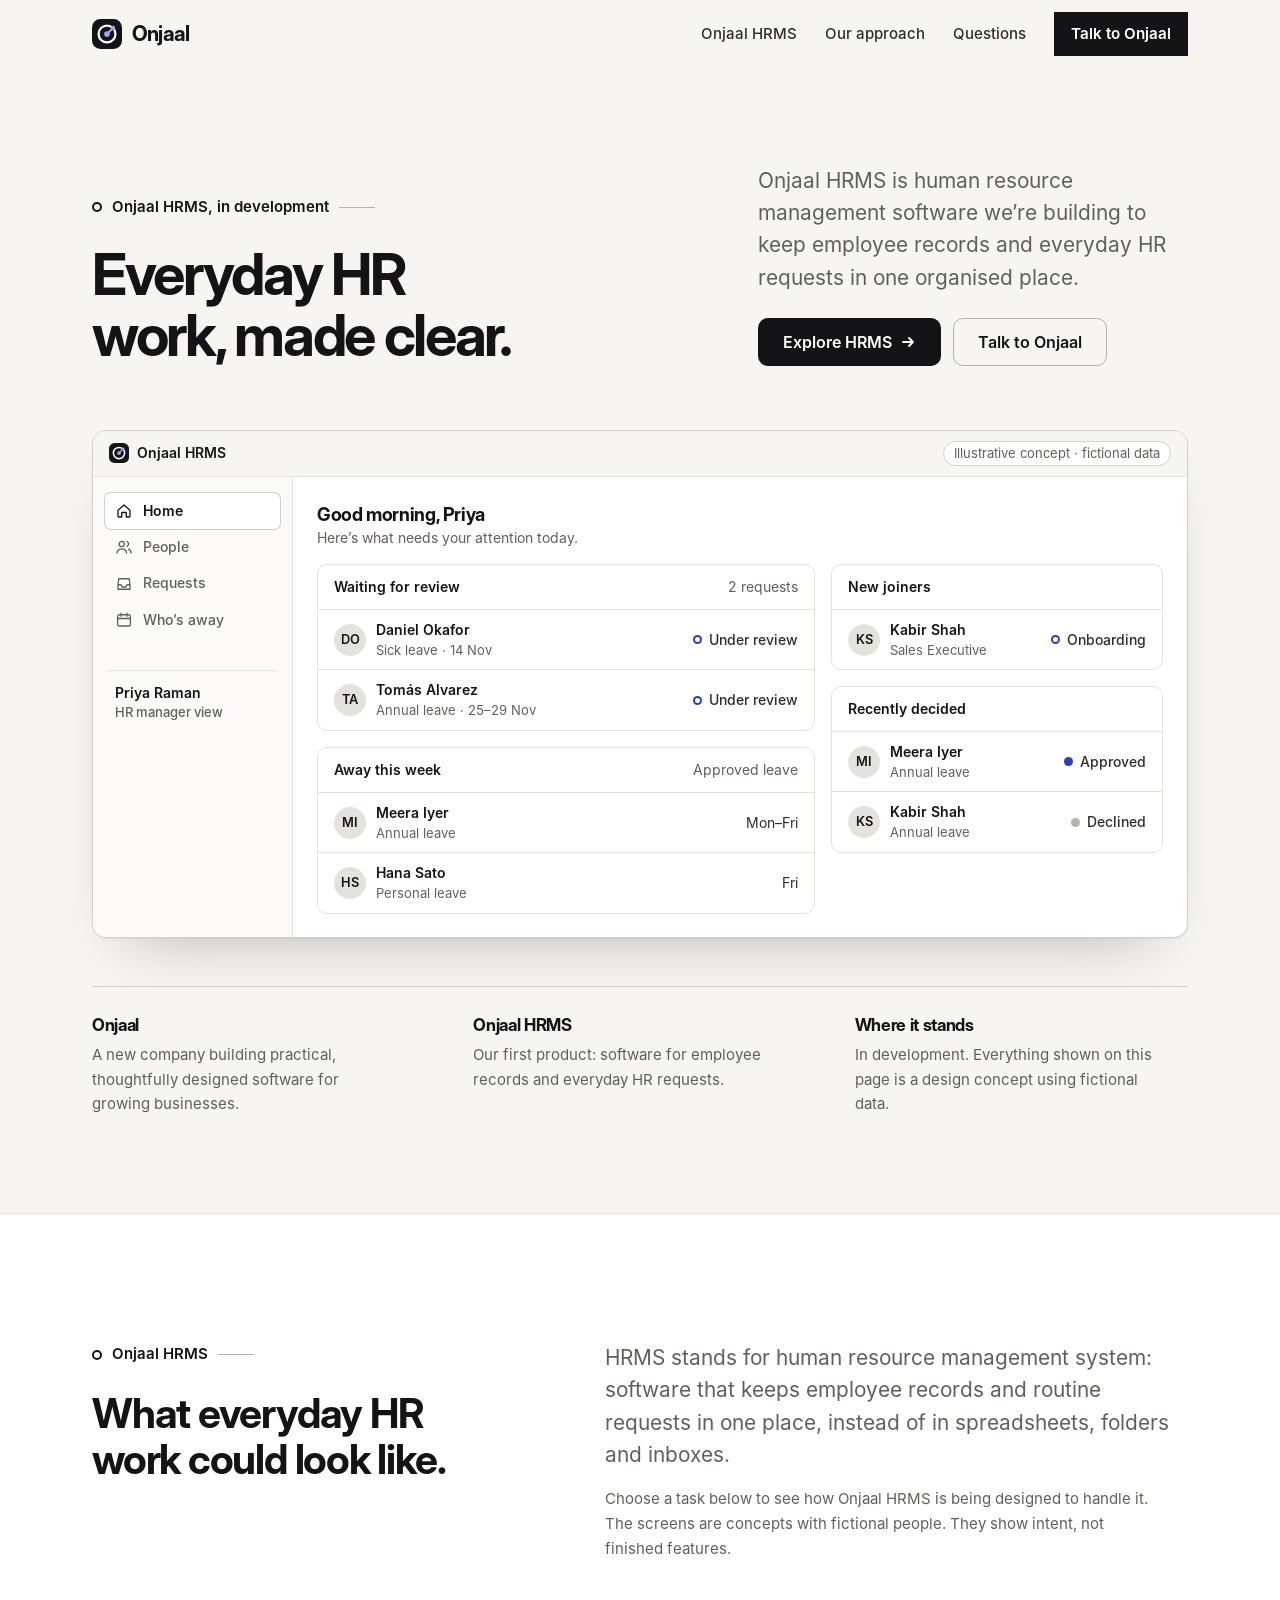
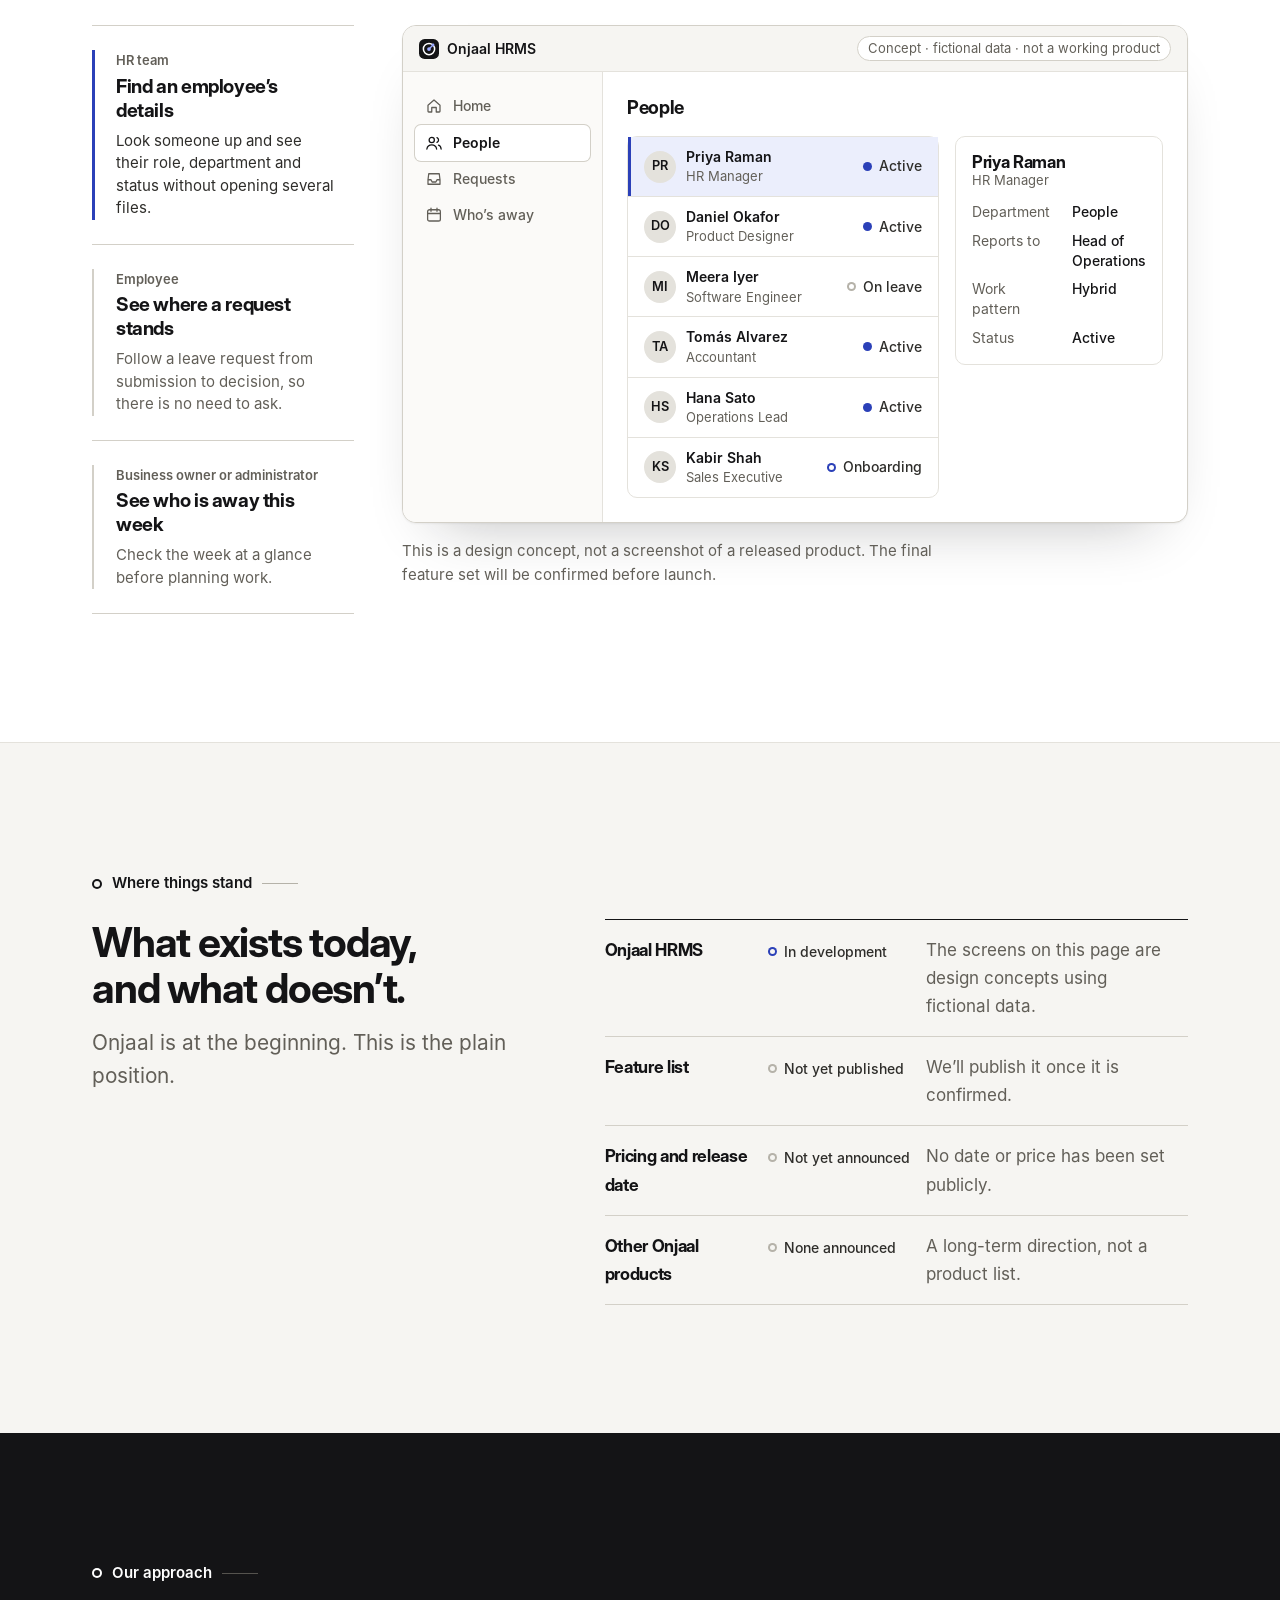
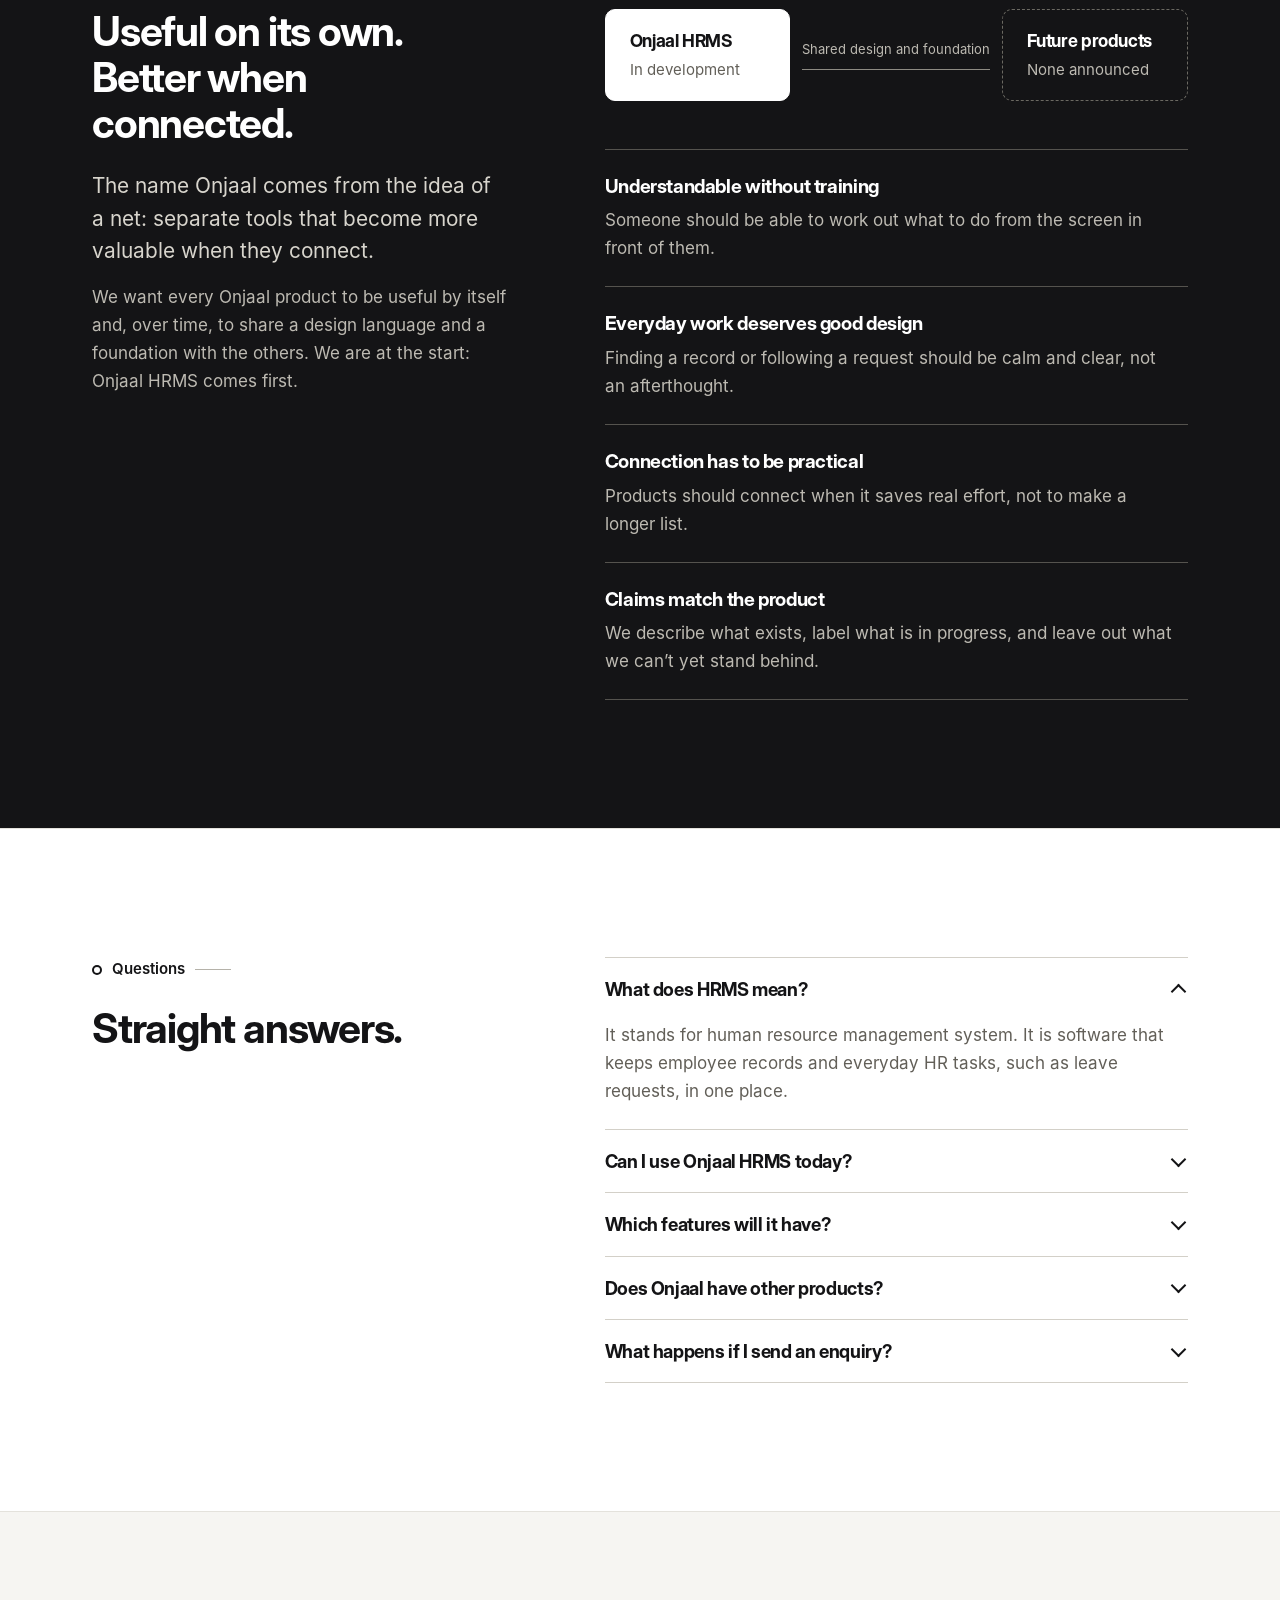
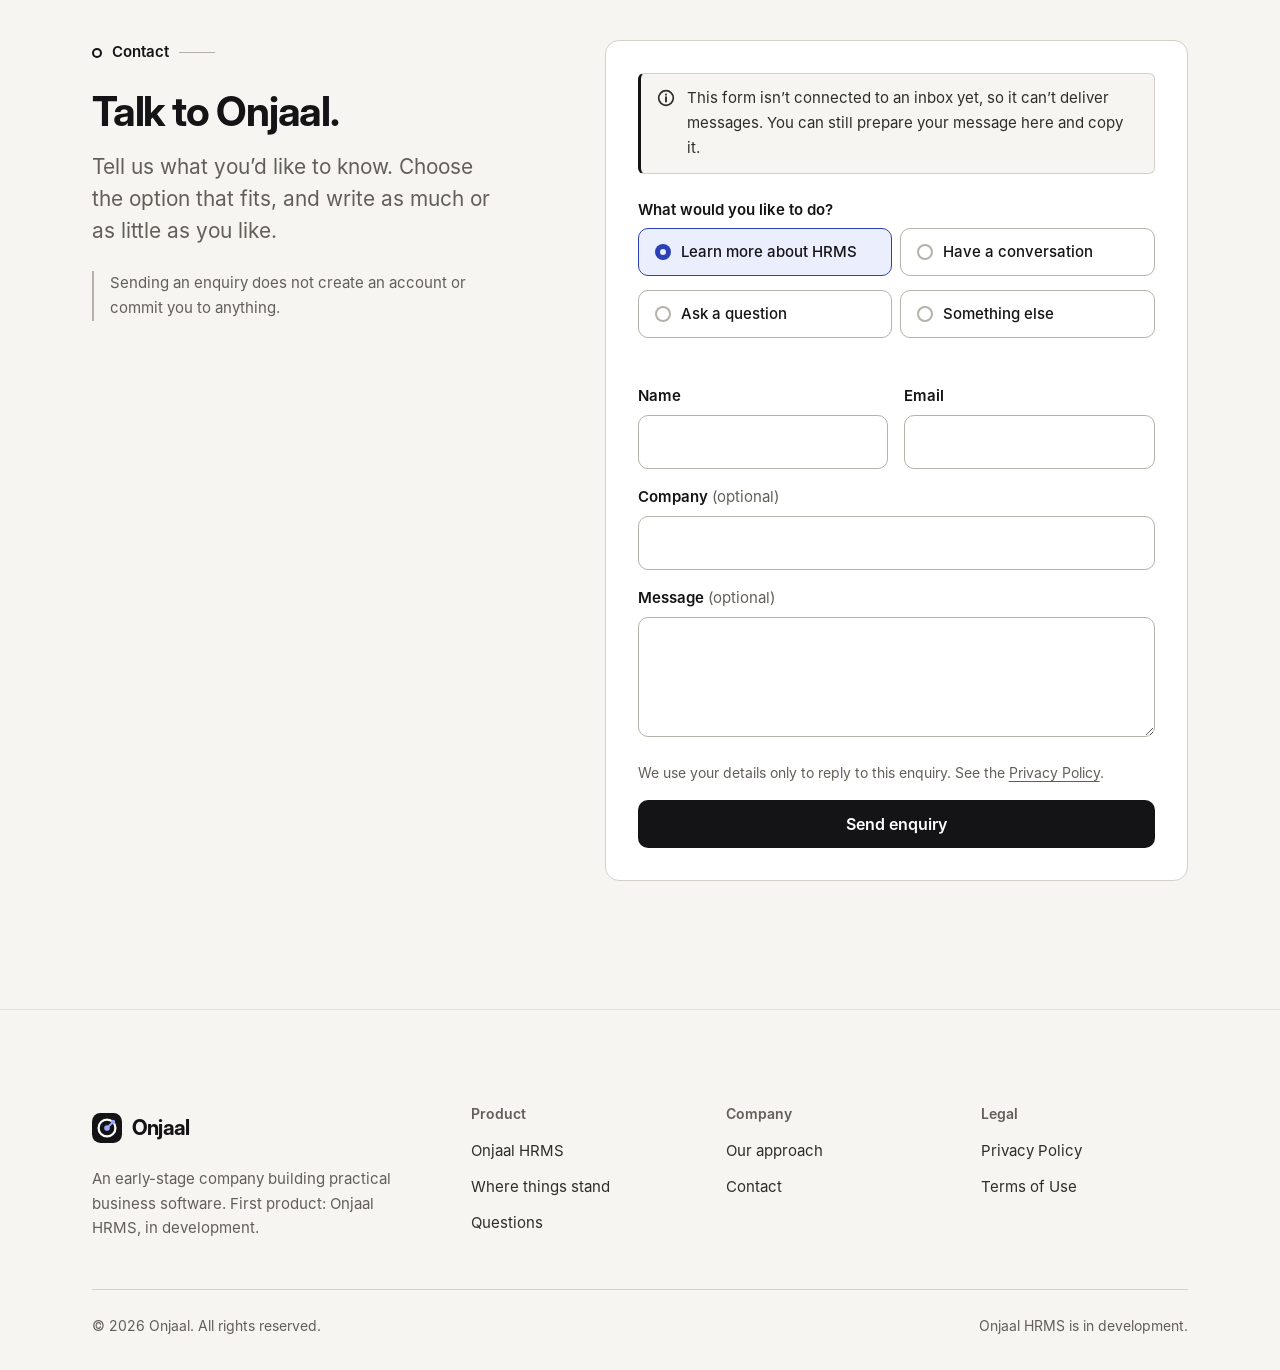
<file: index.html>
<!doctype html>
<html lang="en" class="no-js">
<head>
<meta charset="utf-8">
<meta name="viewport" content="width=device-width, initial-scale=1">
<title>Onjaal | Everyday HR work, made clear</title>
<meta name="description" content="Onjaal is an early-stage company building practical business software. Its first product, Onjaal HRMS, is HR management software in development for employee records and everyday HR requests.">
<link rel="canonical" href="https://abhayak47.github.io/onjaal/">
<meta name="theme-color" content="#f6f5f2">
<meta name="color-scheme" content="light">
<meta property="og:type" content="website">
<meta property="og:site_name" content="Onjaal">
<meta property="og:title" content="Onjaal | Everyday HR work, made clear">
<meta property="og:description" content="Onjaal HRMS is HR management software in development: employee records and everyday HR requests in one organised place.">
<meta property="og:url" content="https://abhayak47.github.io/onjaal/">
<meta property="og:image" content="https://abhayak47.github.io/onjaal/assets/og-image.png">
<meta property="og:image:width" content="1200">
<meta property="og:image:height" content="630">
<meta property="og:image:alt" content="Onjaal. Everyday HR work, made clear.">
<meta name="twitter:card" content="summary_large_image">
<link rel="icon" href="assets/favicon.svg" type="image/svg+xml">
<link rel="icon" href="assets/favicon-32.png" sizes="32x32" type="image/png">
<link rel="apple-touch-icon" href="assets/apple-touch-icon.png">
<link rel="manifest" href="site.webmanifest">
<link rel="preload" href="assets/fonts/inter-400.woff2" as="font" type="font/woff2" crossorigin>
<link rel="preload" href="assets/fonts/inter-display-700.woff2" as="font" type="font/woff2" crossorigin>
<link rel="stylesheet" href="assets/css/styles.css?v=5e01537a2e">
<script>document.documentElement.classList.remove('no-js')</script>
<script type="application/ld+json">{"@context":"https://schema.org","@type":"Organization","name":"Onjaal","url":"https://abhayak47.github.io/onjaal/","logo":"https://abhayak47.github.io/onjaal/assets/apple-touch-icon.png","description":"Onjaal is an early-stage company building practical business software. Its first product, Onjaal HRMS, is in development."}</script>
</head>
<body>
<svg width="0" height="0" style="position:absolute" aria-hidden="true" focusable="false">
  <symbol id="mark" viewBox="0 0 32 32"><rect width="32" height="32" rx="9" fill="#141416"/><circle cx="16" cy="16" r="9" fill="none" stroke="#fff" stroke-width="2.4"/><path d="M16 16l6.4-6.4" stroke="#9aa8ff" stroke-width="2" stroke-linecap="round"/><circle cx="16" cy="16" r="3" fill="#9aa8ff"/><circle cx="22.4" cy="9.6" r="2.3" fill="#9aa8ff"/></symbol>
  <symbol id="arrow" viewBox="0 0 16 16"><path d="M3 8h10M9 4l4 4-4 4" fill="none" stroke="currentColor" stroke-width="1.8" stroke-linecap="round" stroke-linejoin="round"/></symbol>
  <symbol id="info" viewBox="0 0 16 16"><circle cx="8" cy="8" r="6.5" fill="none" stroke="currentColor" stroke-width="1.5"/><path d="M8 7.2v4M8 4.9v.1" stroke="currentColor" stroke-width="1.7" stroke-linecap="round"/></symbol>
  <symbol id="i-home" viewBox="0 0 24 24"><path d="M4 11 12 4l8 7v8a1 1 0 0 1-1 1h-4v-6H9v6H5a1 1 0 0 1-1-1z" fill="none" stroke="currentColor" stroke-width="1.7" stroke-linejoin="round"/></symbol>
  <symbol id="i-people" viewBox="0 0 24 24"><circle cx="9" cy="8" r="3.5" fill="none" stroke="currentColor" stroke-width="1.7"/><path d="M2.5 20c.6-3.6 3.2-5.5 6.5-5.5s5.9 1.9 6.5 5.5M16 4.8a3.5 3.5 0 0 1 0 6.4M18 14.8c2 .6 3.2 2.4 3.5 5.2" fill="none" stroke="currentColor" stroke-width="1.7" stroke-linecap="round"/></symbol>
  <symbol id="i-requests" viewBox="0 0 24 24"><path d="M4 13h4l1.5 3h5L16 13h4M5 5h14l1 8v6H4v-6z" fill="none" stroke="currentColor" stroke-width="1.7" stroke-linejoin="round"/></symbol>
  <symbol id="i-away" viewBox="0 0 24 24"><rect x="3.5" y="5" width="17" height="15" rx="2.5" fill="none" stroke="currentColor" stroke-width="1.7"/><path d="M3.5 10h17M8 3v4M16 3v4" fill="none" stroke="currentColor" stroke-width="1.7" stroke-linecap="round"/></symbol>
</svg>
<a class="skip" href="#main">Skip to main content</a>

<!-- chrome:header:start -->
<header class="site-header" id="top">
  <div class="wrap nav">
    <a class="brand" href="#top" aria-label="Onjaal, back to top"><svg aria-hidden="true" width="30" height="30"><use href="#mark"/></svg>Onjaal</a>
    <button class="menu-btn" id="menuBtn" type="button" aria-expanded="false" aria-controls="navLinks" aria-label="Open menu"><i></i></button>
    <nav aria-label="Primary" class="primary-nav">
      <ul class="nav-links" id="navLinks">
        <li><a href="#hrms">Onjaal HRMS</a></li>
        <li><a href="#approach">Our approach</a></li>
        <li><a href="#faq">Questions</a></li>
        <li class="nav-cta-li"><a class="btn btn-primary btn-sm" href="#contact">Talk to Onjaal</a></li>
      </ul>
    </nav>
  </div>
</header>
<!-- chrome:header:end -->

<main id="main">
<!-- HERO: the product is the centrepiece -->
<section class="hero" aria-labelledby="hero-h">
  <div class="wrap">
    <div class="hero-head">
      <div>
        <p class="label">Onjaal HRMS, in development</p>
        <h1 id="hero-h">Everyday HR work, made clear.</h1>
      </div>
      <div>
        <p class="lead">Onjaal HRMS is human resource management software we&rsquo;re building to keep employee records and everyday HR requests in one organised place.</p>
        <div class="cta-row">
          <a class="btn btn-primary" href="#hrms">Explore HRMS <svg aria-hidden="true" width="16" height="16"><use href="#arrow"/></svg></a>
          <a class="btn btn-secondary" href="#contact">Talk to Onjaal</a>
        </div>
      </div>
    </div>

    <figure class="app" aria-labelledby="hero-cap">
      <figcaption id="hero-cap" class="vh">Illustrative concept of the Onjaal HRMS home screen for an HR manager, using fictional people and data. It is not a screenshot of a released product.</figcaption>
      <div class="app-bar"><span class="t"><svg aria-hidden="true" width="20" height="20"><use href="#mark"/></svg>Onjaal HRMS</span><span class="app-flag">Illustrative concept &middot; fictional data</span></div>
      <div class="app-grid">
        <ul class="side" aria-hidden="true">
          <li class="on"><svg aria-hidden="true" width="18" height="18"><use href="#i-home"/></svg>Home</li>
          <li><svg aria-hidden="true" width="18" height="18"><use href="#i-people"/></svg>People</li>
          <li><svg aria-hidden="true" width="18" height="18"><use href="#i-requests"/></svg>Requests</li>
          <li><svg aria-hidden="true" width="18" height="18"><use href="#i-away"/></svg>Who&rsquo;s away</li>
          <li class="who-am-i"><b>Priya Raman</b>HR manager view</li>
        </ul>
        <div class="screen">
          <div class="screen-head"><div><div class="h">Good morning, Priya</div><p>Here&rsquo;s what needs your attention today.</p></div></div>
          <div class="panels">
            <div class="stack">
              <div class="box"><div class="bh">Waiting for review <span>2 requests</span></div>
                <ul class="rows">
                  <li><div class="row two"><span class="who"><span class="av" aria-hidden="true">DO</span><span><span class="nm">Daniel Okafor</span><span class="sub">Sick leave &middot; 14 Nov</span></span></span><span class="st rev">Under review</span></div></li>
                  <li><div class="row two"><span class="who"><span class="av" aria-hidden="true">TA</span><span><span class="nm">Tom&aacute;s Alvarez</span><span class="sub">Annual leave &middot; 25&ndash;29 Nov</span></span></span><span class="st rev">Under review</span></div></li>
                </ul></div>
              <div class="box"><div class="bh">Away this week <span>Approved leave</span></div>
                <ul class="rows">
                  <li><div class="row two"><span class="who"><span class="av" aria-hidden="true">MI</span><span><span class="nm">Meera Iyer</span><span class="sub">Annual leave</span></span></span><span class="meta">Mon&ndash;Fri</span></div></li>
                  <li><div class="row two"><span class="who"><span class="av" aria-hidden="true">HS</span><span><span class="nm">Hana Sato</span><span class="sub">Personal leave</span></span></span><span class="meta">Fri</span></div></li>
                </ul></div>
            </div>
            <div class="stack">
              <div class="box"><div class="bh">New joiners</div>
                <ul class="rows"><li><div class="row two"><span class="who"><span class="av" aria-hidden="true">KS</span><span><span class="nm">Kabir Shah</span><span class="sub">Sales Executive</span></span></span><span class="st rev">Onboarding</span></div></li></ul></div>
              <div class="box"><div class="bh">Recently decided</div>
                <ul class="rows">
                  <li><div class="row two"><span class="who"><span class="av" aria-hidden="true">MI</span><span><span class="nm">Meera Iyer</span><span class="sub">Annual leave</span></span></span><span class="st ok">Approved</span></div></li>
                  <li><div class="row two"><span class="who"><span class="av" aria-hidden="true">KS</span><span><span class="nm">Kabir Shah</span><span class="sub">Annual leave</span></span></span><span class="st no">Declined</span></div></li>
                </ul></div>
            </div>
          </div>
        </div>
      </div>
    </figure>

    <dl class="glance">
      <div><dt>Onjaal</dt><dd>A new company building practical, thoughtfully designed software for growing businesses.</dd></div>
      <div><dt>Onjaal HRMS</dt><dd>Our first product: software for employee records and everyday HR requests.</dd></div>
      <div><dt>Where it stands</dt><dd>In development. Everything shown on this page is a design concept using fictional data.</dd></div>
    </dl>
  </div>
</section>

<!-- HRMS: tasks, not feature lists -->
<section class="section white" id="hrms" aria-labelledby="hrms-h">
  <div class="wrap">
    <div class="cols">
      <div>
        <p class="label">Onjaal HRMS</p>
        <h2 id="hrms-h">What everyday HR work could look like.</h2>
      </div>
      <div>
        <p class="lead">HRMS stands for human resource management system: software that keeps employee records and routine requests in one place, instead of in spreadsheets, folders and inboxes.</p>
        <p class="note" style="margin-top:var(--s4)">Choose a task below to see how Onjaal HRMS is being designed to handle it. The screens are concepts with fictional people. They show intent, not finished features.</p>
      </div>
    </div>

    <div class="explorer">
      <div class="tasks" role="tablist" aria-label="Everyday tasks" aria-orientation="vertical">
        <button class="task" role="tab" id="task-0" type="button" aria-selected="true" aria-controls="screen-0" data-side="2"><span class="who-t">HR team</span><span class="q">Find an employee&rsquo;s details</span><span class="d">Look someone up and see their role, department and status without opening several files.</span></button>
        <button class="task" role="tab" id="task-1" type="button" aria-selected="false" aria-controls="screen-1" tabindex="-1" data-side="3"><span class="who-t">Employee</span><span class="q">See where a request stands</span><span class="d">Follow a leave request from submission to decision, so there is no need to ask.</span></button>
        <button class="task" role="tab" id="task-2" type="button" aria-selected="false" aria-controls="screen-2" tabindex="-1" data-side="4"><span class="who-t">Business owner or administrator</span><span class="q">See who is away this week</span><span class="d">Check the week at a glance before planning work.</span></button>
      </div>

      <div>
        <div class="app" role="group" aria-label="Illustrative concept of Onjaal HRMS with fictional data">
          <div class="app-bar"><span class="t"><svg aria-hidden="true" width="20" height="20"><use href="#mark"/></svg>Onjaal HRMS</span><span class="app-flag">Concept &middot; fictional data &middot; not a working product</span></div>
          <div class="app-grid">
            <ul class="side" id="side" aria-hidden="true">
              <li><svg aria-hidden="true" width="18" height="18"><use href="#i-home"/></svg>Home</li>
              <li class="on"><svg aria-hidden="true" width="18" height="18"><use href="#i-people"/></svg>People</li>
              <li><svg aria-hidden="true" width="18" height="18"><use href="#i-requests"/></svg>Requests</li>
              <li><svg aria-hidden="true" width="18" height="18"><use href="#i-away"/></svg>Who&rsquo;s away</li>
            </ul>
            <div class="screen">
              <!-- 1. People -->
              <div class="tabpanel" id="screen-0" role="tabpanel" aria-labelledby="task-0" tabindex="0">
                <div class="screen-head"><h3>People</h3></div>
                <div class="panels" data-select-group>
                  <div class="box"><ul class="rows">
                    <li><button class="row" type="button" aria-pressed="true"><span class="who"><span class="av" aria-hidden="true">PR</span><span><span class="nm">Priya Raman</span><span class="sub">HR Manager</span></span></span><span class="meta">People</span><span class="st ok">Active</span></button>
                      <div class="detail-src"><h4>Priya Raman</h4><p class="role">HR Manager</p><dl><dt>Department</dt><dd>People</dd><dt>Reports to</dt><dd>Head of Operations</dd><dt>Work pattern</dt><dd>Hybrid</dd><dt>Status</dt><dd>Active</dd></dl></div></li>
                    <li><button class="row" type="button" aria-pressed="false"><span class="who"><span class="av" aria-hidden="true">DO</span><span><span class="nm">Daniel Okafor</span><span class="sub">Product Designer</span></span></span><span class="meta">Design</span><span class="st ok">Active</span></button>
                      <div class="detail-src"><h4>Daniel Okafor</h4><p class="role">Product Designer</p><dl><dt>Department</dt><dd>Design</dd><dt>Reports to</dt><dd>Design Lead</dd><dt>Work pattern</dt><dd>Remote</dd><dt>Status</dt><dd>Active</dd></dl></div></li>
                    <li><button class="row" type="button" aria-pressed="false"><span class="who"><span class="av" aria-hidden="true">MI</span><span><span class="nm">Meera Iyer</span><span class="sub">Software Engineer</span></span></span><span class="meta">Engineering</span><span class="st off">On leave</span></button>
                      <div class="detail-src"><h4>Meera Iyer</h4><p class="role">Software Engineer</p><dl><dt>Department</dt><dd>Engineering</dd><dt>Reports to</dt><dd>Engineering Manager</dd><dt>Work pattern</dt><dd>Hybrid</dd><dt>Status</dt><dd>On leave this week</dd></dl></div></li>
                    <li><button class="row" type="button" aria-pressed="false"><span class="who"><span class="av" aria-hidden="true">TA</span><span><span class="nm">Tom&aacute;s Alvarez</span><span class="sub">Accountant</span></span></span><span class="meta">Finance</span><span class="st ok">Active</span></button>
                      <div class="detail-src"><h4>Tom&aacute;s Alvarez</h4><p class="role">Accountant</p><dl><dt>Department</dt><dd>Finance</dd><dt>Reports to</dt><dd>Finance Manager</dd><dt>Work pattern</dt><dd>Office</dd><dt>Status</dt><dd>Active</dd></dl></div></li>
                    <li><button class="row" type="button" aria-pressed="false"><span class="who"><span class="av" aria-hidden="true">HS</span><span><span class="nm">Hana Sato</span><span class="sub">Operations Lead</span></span></span><span class="meta">Operations</span><span class="st ok">Active</span></button>
                      <div class="detail-src"><h4>Hana Sato</h4><p class="role">Operations Lead</p><dl><dt>Department</dt><dd>Operations</dd><dt>Reports to</dt><dd>Head of Operations</dd><dt>Work pattern</dt><dd>Hybrid</dd><dt>Status</dt><dd>Active</dd></dl></div></li>
                    <li><button class="row" type="button" aria-pressed="false"><span class="who"><span class="av" aria-hidden="true">KS</span><span><span class="nm">Kabir Shah</span><span class="sub">Sales Executive</span></span></span><span class="meta">Sales</span><span class="st rev">Onboarding</span></button>
                      <div class="detail-src"><h4>Kabir Shah</h4><p class="role">Sales Executive</p><dl><dt>Department</dt><dd>Sales</dd><dt>Reports to</dt><dd>Sales Manager</dd><dt>Work pattern</dt><dd>Office</dd><dt>Status</dt><dd>Onboarding</dd></dl></div></li>
                  </ul></div>
                  <div class="detail" data-detail aria-live="polite"></div>
                </div>
              </div>

              <!-- 2. Requests -->
              <div class="tabpanel" id="screen-1" role="tabpanel" aria-labelledby="task-1" tabindex="0">
                <div class="screen-head"><h3>Leave requests</h3>
                  <div class="filters" role="group" aria-label="Show requests by status">
                    <button class="filter" type="button" aria-pressed="true" data-filter="all">All</button>
                    <button class="filter" type="button" aria-pressed="false" data-filter="review">Under review</button>
                    <button class="filter" type="button" aria-pressed="false" data-filter="approved">Approved</button>
                    <button class="filter" type="button" aria-pressed="false" data-filter="declined">Declined</button>
                  </div></div>
                <div class="panels" data-select-group>
                  <div class="box"><ul class="rows">
                    <li data-status="review"><button class="row" type="button" aria-pressed="true"><span class="who"><span class="av" aria-hidden="true">DO</span><span><span class="nm">Daniel Okafor</span><span class="sub">Sick leave</span></span></span><span class="meta">14 Nov</span><span class="st rev">Under review</span></button>
                      <div class="detail-src"><h4>Daniel Okafor</h4><p class="role">Sick leave &middot; 14 Nov</p><ol class="timeline"><li><b>Submitted</b>12 Nov</li><li class="now"><b>Under review</b>With Priya Raman, HR</li><li class="later"><b>Decision</b>Not yet made</li></ol></div></li>
                    <li data-status="approved"><button class="row" type="button" aria-pressed="false"><span class="who"><span class="av" aria-hidden="true">MI</span><span><span class="nm">Meera Iyer</span><span class="sub">Annual leave</span></span></span><span class="meta">18&ndash;22 Nov</span><span class="st ok">Approved</span></button>
                      <div class="detail-src"><h4>Meera Iyer</h4><p class="role">Annual leave &middot; 18&ndash;22 Nov</p><ol class="timeline"><li><b>Submitted</b>4 Nov</li><li><b>Reviewed</b>Priya Raman, HR</li><li><b>Approved</b>6 Nov</li></ol></div></li>
                    <li data-status="review"><button class="row" type="button" aria-pressed="false"><span class="who"><span class="av" aria-hidden="true">TA</span><span><span class="nm">Tom&aacute;s Alvarez</span><span class="sub">Annual leave</span></span></span><span class="meta">25&ndash;29 Nov</span><span class="st rev">Under review</span></button>
                      <div class="detail-src"><h4>Tom&aacute;s Alvarez</h4><p class="role">Annual leave &middot; 25&ndash;29 Nov</p><ol class="timeline"><li><b>Submitted</b>11 Nov</li><li class="now"><b>Under review</b>With Priya Raman, HR</li><li class="later"><b>Decision</b>Not yet made</li></ol></div></li>
                    <li data-status="approved"><button class="row" type="button" aria-pressed="false"><span class="who"><span class="av" aria-hidden="true">HS</span><span><span class="nm">Hana Sato</span><span class="sub">Personal leave</span></span></span><span class="meta">21 Nov</span><span class="st ok">Approved</span></button>
                      <div class="detail-src"><h4>Hana Sato</h4><p class="role">Personal leave &middot; 21 Nov</p><ol class="timeline"><li><b>Submitted</b>7 Nov</li><li><b>Reviewed</b>Priya Raman, HR</li><li><b>Approved</b>8 Nov</li></ol></div></li>
                    <li data-status="declined"><button class="row" type="button" aria-pressed="false"><span class="who"><span class="av" aria-hidden="true">KS</span><span><span class="nm">Kabir Shah</span><span class="sub">Annual leave</span></span></span><span class="meta">2&ndash;6 Dec</span><span class="st no">Declined</span></button>
                      <div class="detail-src"><h4>Kabir Shah</h4><p class="role">Annual leave &middot; 2&ndash;6 Dec</p><ol class="timeline"><li><b>Submitted</b>8 Nov</li><li><b>Reviewed</b>Priya Raman, HR</li><li><b>Declined</b>9 Nov</li></ol></div></li>
                  </ul></div>
                  <div class="detail" data-detail aria-live="polite"></div>
                </div>
              </div>

              <!-- 3. Who is away -->
              <div class="tabpanel" id="screen-2" role="tabpanel" aria-labelledby="task-2" tabindex="0">
                <div class="screen-head"><div><h3>Who&rsquo;s away this week</h3><p>Approved leave only.</p></div></div>
                <div class="box"><table class="week">
                  <caption class="vh">Approved leave this week, by person and day</caption>
                  <thead><tr><th scope="col">Person</th><th scope="col">Mon</th><th scope="col">Tue</th><th scope="col">Wed</th><th scope="col">Thu</th><th scope="col">Fri</th></tr></thead>
                  <tbody>
                    <tr><th scope="row">Priya Raman</th><td></td><td></td><td></td><td></td><td></td></tr>
                    <tr><th scope="row">Daniel Okafor</th><td></td><td></td><td class="away">Sick</td><td></td><td></td></tr>
                    <tr><th scope="row">Meera Iyer</th><td class="away">Annual</td><td class="away">Annual</td><td class="away">Annual</td><td class="away">Annual</td><td class="away">Annual</td></tr>
                    <tr><th scope="row">Tom&aacute;s Alvarez</th><td></td><td></td><td></td><td></td><td></td></tr>
                    <tr><th scope="row">Hana Sato</th><td></td><td></td><td></td><td></td><td class="away">Personal</td></tr>
                    <tr><th scope="row">Kabir Shah</th><td></td><td></td><td></td><td></td><td></td></tr>
                  </tbody></table></div>
                <p class="legend"><i aria-hidden="true"></i>Shaded cells are approved leave. Blank cells mean no approved leave.</p>
              </div>
            </div>
          </div>
        </div>
        <p class="note concept-note">This is a design concept, not a screenshot of a released product. The final feature set will be confirmed before launch.</p>
      </div>
    </div>
  </div>
</section>

<!-- STATUS: an honest table -->
<section class="section" id="status" aria-labelledby="status-h">
  <div class="wrap cols">
    <div>
      <p class="label">Where things stand</p>
      <h2 id="status-h">What exists today, and what doesn&rsquo;t.</h2>
      <p class="lead" style="margin-top:var(--s4)">Onjaal is at the beginning. This is the plain position.</p>
    </div>
    <table class="status-table">
      <caption>Current status of Onjaal and Onjaal HRMS</caption>
      <tbody>
        <tr><th scope="row">Onjaal HRMS</th><td><span class="st rev">In development</span></td><td>The screens on this page are design concepts using fictional data.</td></tr>
        <tr><th scope="row">Feature list</th><td><span class="st off">Not yet published</span></td><td>We&rsquo;ll publish it once it is confirmed.</td></tr>
        <tr><th scope="row">Pricing and release date</th><td><span class="st off">Not yet announced</span></td><td>No date or price has been set publicly.</td></tr>
        <tr><th scope="row">Other Onjaal products</th><td><span class="st off">None announced</span></td><td>A long-term direction, not a product list.</td></tr>
      </tbody>
    </table>
  </div>
</section>

<!-- APPROACH: the one dark section -->
<section class="section dark" id="approach" aria-labelledby="approach-h">
  <div class="wrap cols">
    <div>
      <p class="label">Our approach</p>
      <h2 id="approach-h" class="approach-h"><span>Useful on its own.</span> <span>Better when connected.</span></h2>
      <p class="lead" style="margin-top:var(--s5)">The name Onjaal comes from the idea of a net: separate tools that become more valuable when they connect.</p>
      <p style="margin-top:var(--s4)">We want every Onjaal product to be useful by itself and, over time, to share a design language and a foundation with the others. We are at the start: Onjaal HRMS comes first.</p>
    </div>
    <div>
      <div class="diagram" role="group" aria-label="Diagram: Onjaal HRMS, in development, is connected by a shared design and foundation to future products, none of which are announced.">
        <div class="dg-box on"><b>Onjaal HRMS</b><span>In development</span></div>
        <div class="dg-link"><span>Shared design and foundation</span></div>
        <div class="dg-box dash"><b>Future products</b><span>None announced</span></div>
      </div>
      <ol class="principles" style="margin-top:var(--s7)">
        <li class="principle"><h3>Understandable without training</h3><p>Someone should be able to work out what to do from the screen in front of them.</p></li>
        <li class="principle"><h3>Everyday work deserves good design</h3><p>Finding a record or following a request should be calm and clear, not an afterthought.</p></li>
        <li class="principle"><h3>Connection has to be practical</h3><p>Products should connect when it saves real effort, not to make a longer list.</p></li>
        <li class="principle"><h3>Claims match the product</h3><p>We describe what exists, label what is in progress, and leave out what we can&rsquo;t yet stand behind.</p></li>
      </ol>
    </div>
  </div>
</section>

<!-- FAQ -->
<section class="section white faq" id="faq" aria-labelledby="faq-h">
  <div class="wrap cols">
    <div>
      <p class="label">Questions</p>
      <h2 id="faq-h">Straight answers.</h2>
    </div>
    <div>
      <details open><summary>What does HRMS mean?</summary><p>It stands for human resource management system. It is software that keeps employee records and everyday HR tasks, such as leave requests, in one place.</p></details>
      <details><summary>Can I use Onjaal HRMS today?</summary><p>Not yet. Onjaal HRMS is in development. The interface on this page is a design concept with fictional data, not a working product.</p></details>
      <details><summary>Which features will it have?</summary><p>We haven&rsquo;t published a confirmed feature list, and we won&rsquo;t list features until they are real. Pricing and release timing are not announced either.</p></details>
      <details><summary>Does Onjaal have other products?</summary><p>No. Onjaal HRMS is the first and only product we are working on publicly. Connecting future products is a long-term direction.</p></details>
      <details><summary>What happens if I send an enquiry?</summary><p>Sending an enquiry does not create an account or commit you to anything. We use your details only to reply to you. See the <a href="privacy.html" style="text-decoration:underline;text-underline-offset:3px">Privacy Policy</a>.</p></details>
    </div>
  </div>
</section>

<!-- CONTACT -->
<section class="section" id="contact" aria-labelledby="contact-h">
  <div class="wrap cols">
    <div class="contact-info">
      <p class="label">Contact</p>
      <h2 id="contact-h">Talk to Onjaal.</h2>
      <p class="lead">Tell us what you&rsquo;d like to know. Choose the option that fits, and write as much or as little as you like.</p>
      <p class="note">Sending an enquiry does not create an account or commit you to anything.</p>
    </div>

    <div>
      <form class="form" id="contactForm" novalidate data-endpoint="" data-contact-email="">
        <div class="notice" id="formNotice"><svg aria-hidden="true" width="18" height="18"><use href="#info"/></svg><span id="noticeText">This form isn&rsquo;t connected to an inbox yet, so it can&rsquo;t deliver messages. You can still prepare your message here and copy it.</span></div>
        <fieldset class="field">
          <legend>What would you like to do?</legend>
          <div class="choices">
            <label class="choice"><input type="radio" name="intent" value="Learn more about Onjaal HRMS" checked><span>Learn more about HRMS</span></label>
            <label class="choice"><input type="radio" name="intent" value="Have a conversation with Onjaal"><span>Have a conversation</span></label>
            <label class="choice"><input type="radio" name="intent" value="Ask a question"><span>Ask a question</span></label>
            <label class="choice"><input type="radio" name="intent" value="Something else"><span>Something else</span></label>
          </div>
        </fieldset>
        <div class="field-row">
          <div class="field"><label for="name">Name</label><input id="name" name="name" type="text" autocomplete="name" required aria-describedby="name-err"><span class="err" id="name-err">Please enter your name.</span></div>
          <div class="field"><label for="email">Email</label><input id="email" name="email" type="email" autocomplete="email" required aria-describedby="email-err"><span class="err" id="email-err">Please enter a valid email address.</span></div>
        </div>
        <div class="field"><label for="org">Company <span class="opt">(optional)</span></label><input id="org" name="organization" type="text" autocomplete="organization"></div>
        <div class="field"><label for="msg">Message <span class="opt" id="msgOpt">(optional)</span></label><textarea id="msg" name="message" aria-describedby="msg-err"></textarea><span class="err" id="msg-err">Please tell us a little about your question.</span></div>
        <div class="hp" aria-hidden="true"><label for="website">Leave this field empty</label><input id="website" name="website" type="text" tabindex="-1" autocomplete="off"></div>
        <p class="consent">We use your details only to reply to this enquiry. See the <a href="privacy.html">Privacy Policy</a>.</p>
        <button class="btn btn-primary" type="submit" id="submitBtn">Send enquiry</button>
        <div class="form-status" id="formStatus" role="status" aria-live="polite"></div>
      </form>
      <div class="success" id="success" tabindex="-1" role="status"><h3>Thank you. Your enquiry has been sent.</h3><p>We&rsquo;ll reply to the email address you provided.</p></div>
    </div>
  </div>
</section>
</main>

<!-- chrome:footer:start -->
<footer class="site-footer">
  <div class="wrap">
    <div class="foot-grid">
      <div>
        <a class="brand" href="#top" aria-label="Onjaal, back to top"><svg aria-hidden="true" width="30" height="30"><use href="#mark"/></svg>Onjaal</a>
        <p>An early-stage company building practical business software. First product: Onjaal HRMS, in development.</p>
      </div>
      <nav aria-label="Product"><h2>Product</h2><ul><li><a href="#hrms">Onjaal HRMS</a></li><li><a href="#status">Where things stand</a></li><li><a href="#faq">Questions</a></li></ul></nav>
      <nav aria-label="Company"><h2>Company</h2><ul><li><a href="#approach">Our approach</a></li><li><a href="#contact">Contact</a></li></ul></nav>
      <nav aria-label="Legal"><h2>Legal</h2><ul><li><a href="privacy.html">Privacy Policy</a></li><li><a href="terms.html">Terms of Use</a></li></ul></nav>
    </div>
    <div class="foot-base"><span>&copy; <span id="year">2026</span> Onjaal. All rights reserved.</span><span>Onjaal HRMS is in development.</span></div>
  </div>
</footer>
<!-- chrome:footer:end -->
<script src="assets/js/main.js?v=bf2f2306c0" defer></script>
</body>
</html>
</file>
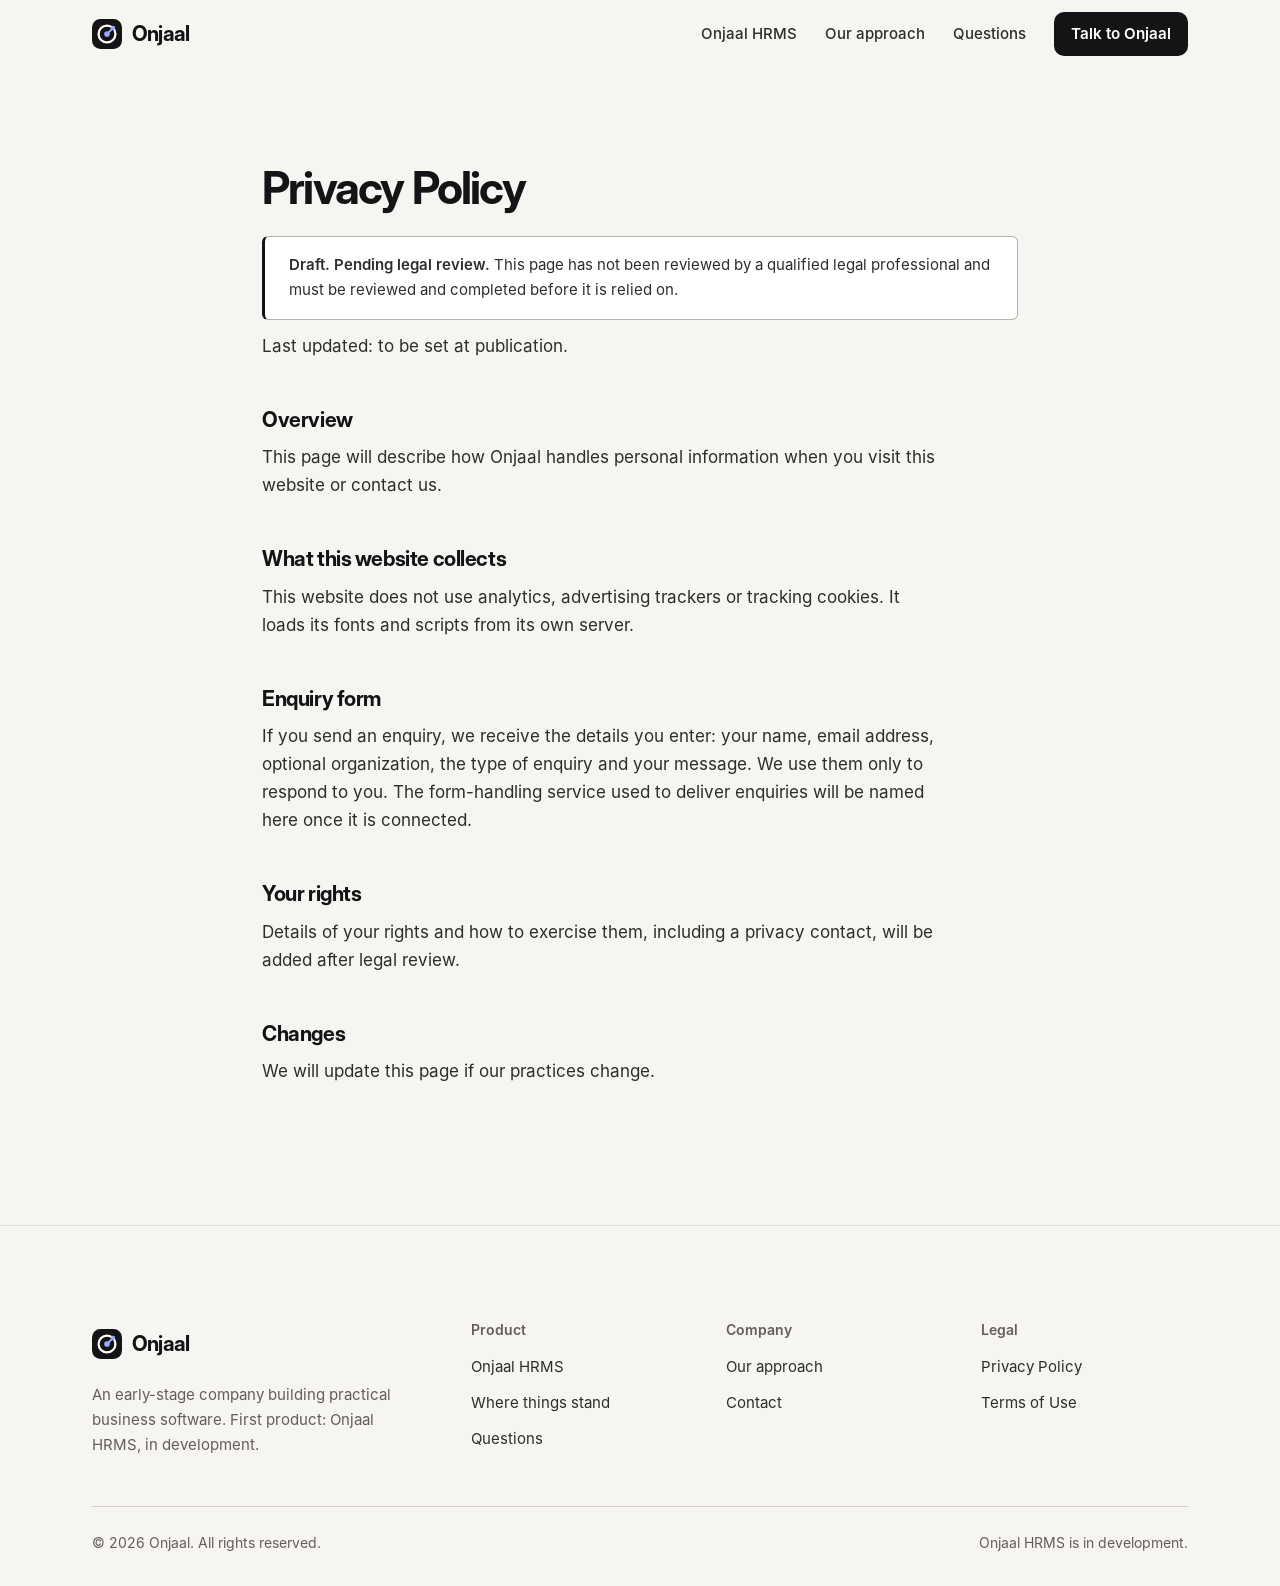
<file: privacy.html>
<!doctype html>
<html lang="en" class="no-js">
<head>
<meta charset="utf-8">
<meta name="viewport" content="width=device-width, initial-scale=1">
<title>Privacy Policy | Onjaal</title>
<meta name="description" content="Privacy Policy for the Onjaal website (draft pending legal review).">
<link rel="canonical" href="https://abhayak47.github.io/onjaal/privacy.html">
<meta name="theme-color" content="#f6f5f2">
<meta name="color-scheme" content="light">
<meta name="robots" content="noindex">
<link rel="icon" href="assets/favicon.svg" type="image/svg+xml">
<link rel="icon" href="assets/favicon-32.png" sizes="32x32" type="image/png">
<link rel="apple-touch-icon" href="assets/apple-touch-icon.png">
<link rel="manifest" href="site.webmanifest">
<link rel="preload" href="assets/fonts/inter-400.woff2" as="font" type="font/woff2" crossorigin>
<link rel="preload" href="assets/fonts/inter-display-700.woff2" as="font" type="font/woff2" crossorigin>
<link rel="stylesheet" href="assets/css/styles.css?v=5e01537a2e">
<script>document.documentElement.classList.remove('no-js')</script>
</head>
<body>
<svg width="0" height="0" style="position:absolute" aria-hidden="true" focusable="false">
  <symbol id="mark" viewBox="0 0 32 32"><rect width="32" height="32" rx="9" fill="#141416"/><circle cx="16" cy="16" r="9" fill="none" stroke="#fff" stroke-width="2.4"/><path d="M16 16l6.4-6.4" stroke="#9aa8ff" stroke-width="2" stroke-linecap="round"/><circle cx="16" cy="16" r="3" fill="#9aa8ff"/><circle cx="22.4" cy="9.6" r="2.3" fill="#9aa8ff"/></symbol>
  <symbol id="arrow" viewBox="0 0 16 16"><path d="M3 8h10M9 4l4 4-4 4" fill="none" stroke="currentColor" stroke-width="1.8" stroke-linecap="round" stroke-linejoin="round"/></symbol>
  <symbol id="info" viewBox="0 0 16 16"><circle cx="8" cy="8" r="6.5" fill="none" stroke="currentColor" stroke-width="1.5"/><path d="M8 7.2v4M8 4.9v.1" stroke="currentColor" stroke-width="1.7" stroke-linecap="round"/></symbol>
  <symbol id="i-home" viewBox="0 0 24 24"><path d="M4 11 12 4l8 7v8a1 1 0 0 1-1 1h-4v-6H9v6H5a1 1 0 0 1-1-1z" fill="none" stroke="currentColor" stroke-width="1.7" stroke-linejoin="round"/></symbol>
  <symbol id="i-people" viewBox="0 0 24 24"><circle cx="9" cy="8" r="3.5" fill="none" stroke="currentColor" stroke-width="1.7"/><path d="M2.5 20c.6-3.6 3.2-5.5 6.5-5.5s5.9 1.9 6.5 5.5M16 4.8a3.5 3.5 0 0 1 0 6.4M18 14.8c2 .6 3.2 2.4 3.5 5.2" fill="none" stroke="currentColor" stroke-width="1.7" stroke-linecap="round"/></symbol>
  <symbol id="i-requests" viewBox="0 0 24 24"><path d="M4 13h4l1.5 3h5L16 13h4M5 5h14l1 8v6H4v-6z" fill="none" stroke="currentColor" stroke-width="1.7" stroke-linejoin="round"/></symbol>
  <symbol id="i-away" viewBox="0 0 24 24"><rect x="3.5" y="5" width="17" height="15" rx="2.5" fill="none" stroke="currentColor" stroke-width="1.7"/><path d="M3.5 10h17M8 3v4M16 3v4" fill="none" stroke="currentColor" stroke-width="1.7" stroke-linecap="round"/></symbol>
</svg>
<a class="skip" href="#main">Skip to main content</a>

<!-- chrome:header:start -->
<header class="site-header" id="top">
  <div class="wrap nav">
    <a class="brand" href="index.html" aria-label="Onjaal, back to top"><svg aria-hidden="true" width="30" height="30"><use href="#mark"/></svg>Onjaal</a>
    <button class="menu-btn" id="menuBtn" type="button" aria-expanded="false" aria-controls="navLinks" aria-label="Open menu"><i></i></button>
    <nav aria-label="Primary" class="primary-nav">
      <ul class="nav-links" id="navLinks">
        <li><a href="index.html#hrms">Onjaal HRMS</a></li>
        <li><a href="index.html#approach">Our approach</a></li>
        <li><a href="index.html#faq">Questions</a></li>
        <li class="nav-cta-li"><a class="btn btn-primary btn-sm" href="index.html#contact">Talk to Onjaal</a></li>
      </ul>
    </nav>
  </div>
</header>
<!-- chrome:header:end -->
<main id="main" class="legal"><div class="wrap"><h1>Privacy Policy</h1><div class="review"><strong>Draft. Pending legal review.</strong> This page has not been reviewed by a qualified legal professional and must be reviewed and completed before it is relied on.</div><p>Last updated: to be set at publication.</p>
<h2>Overview</h2><p>This page will describe how Onjaal handles personal information when you visit this website or contact us.</p>
<h2>What this website collects</h2><p>This website does not use analytics, advertising trackers or tracking cookies. It loads its fonts and scripts from its own server.</p>
<h2>Enquiry form</h2><p>If you send an enquiry, we receive the details you enter: your name, email address, optional organization, the type of enquiry and your message. We use them only to respond to you. The form-handling service used to deliver enquiries will be named here once it is connected.</p>
<h2>Your rights</h2><p>Details of your rights and how to exercise them, including a privacy contact, will be added after legal review.</p>
<h2>Changes</h2><p>We will update this page if our practices change.</p></div></main>
<!-- chrome:footer:start -->
<footer class="site-footer">
  <div class="wrap">
    <div class="foot-grid">
      <div>
        <a class="brand" href="index.html" aria-label="Onjaal, back to top"><svg aria-hidden="true" width="30" height="30"><use href="#mark"/></svg>Onjaal</a>
        <p>An early-stage company building practical business software. First product: Onjaal HRMS, in development.</p>
      </div>
      <nav aria-label="Product"><h2>Product</h2><ul><li><a href="index.html#hrms">Onjaal HRMS</a></li><li><a href="index.html#status">Where things stand</a></li><li><a href="index.html#faq">Questions</a></li></ul></nav>
      <nav aria-label="Company"><h2>Company</h2><ul><li><a href="index.html#approach">Our approach</a></li><li><a href="index.html#contact">Contact</a></li></ul></nav>
      <nav aria-label="Legal"><h2>Legal</h2><ul><li><a href="privacy.html">Privacy Policy</a></li><li><a href="terms.html">Terms of Use</a></li></ul></nav>
    </div>
    <div class="foot-base"><span>&copy; <span id="year">2026</span> Onjaal. All rights reserved.</span><span>Onjaal HRMS is in development.</span></div>
  </div>
</footer>
<!-- chrome:footer:end -->
<script src="assets/js/main.js?v=bf2f2306c0" defer></script>
</body>
</html>
</file>
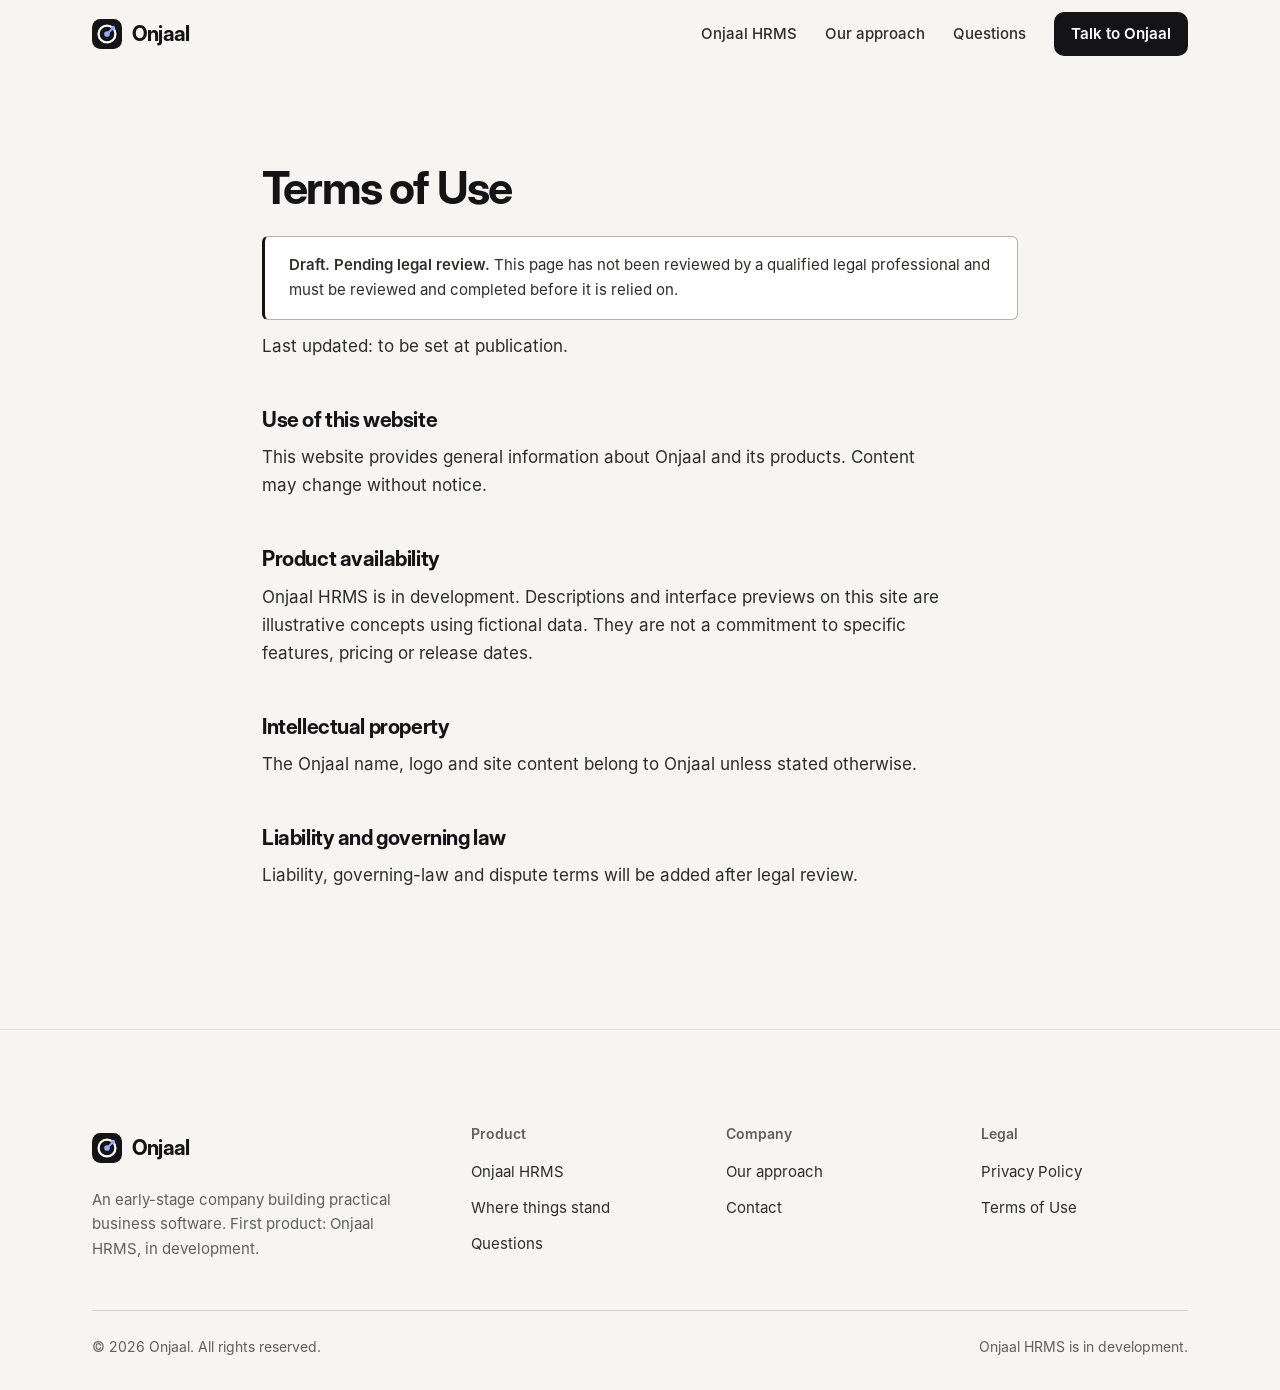
<file: terms.html>
<!doctype html>
<html lang="en" class="no-js">
<head>
<meta charset="utf-8">
<meta name="viewport" content="width=device-width, initial-scale=1">
<title>Terms of Use | Onjaal</title>
<meta name="description" content="Terms of Use for the Onjaal website (draft pending legal review).">
<link rel="canonical" href="https://abhayak47.github.io/onjaal/terms.html">
<meta name="theme-color" content="#f6f5f2">
<meta name="color-scheme" content="light">
<meta name="robots" content="noindex">
<link rel="icon" href="assets/favicon.svg" type="image/svg+xml">
<link rel="icon" href="assets/favicon-32.png" sizes="32x32" type="image/png">
<link rel="apple-touch-icon" href="assets/apple-touch-icon.png">
<link rel="manifest" href="site.webmanifest">
<link rel="preload" href="assets/fonts/inter-400.woff2" as="font" type="font/woff2" crossorigin>
<link rel="preload" href="assets/fonts/inter-display-700.woff2" as="font" type="font/woff2" crossorigin>
<link rel="stylesheet" href="assets/css/styles.css?v=5e01537a2e">
<script>document.documentElement.classList.remove('no-js')</script>
</head>
<body>
<svg width="0" height="0" style="position:absolute" aria-hidden="true" focusable="false">
  <symbol id="mark" viewBox="0 0 32 32"><rect width="32" height="32" rx="9" fill="#141416"/><circle cx="16" cy="16" r="9" fill="none" stroke="#fff" stroke-width="2.4"/><path d="M16 16l6.4-6.4" stroke="#9aa8ff" stroke-width="2" stroke-linecap="round"/><circle cx="16" cy="16" r="3" fill="#9aa8ff"/><circle cx="22.4" cy="9.6" r="2.3" fill="#9aa8ff"/></symbol>
  <symbol id="arrow" viewBox="0 0 16 16"><path d="M3 8h10M9 4l4 4-4 4" fill="none" stroke="currentColor" stroke-width="1.8" stroke-linecap="round" stroke-linejoin="round"/></symbol>
  <symbol id="info" viewBox="0 0 16 16"><circle cx="8" cy="8" r="6.5" fill="none" stroke="currentColor" stroke-width="1.5"/><path d="M8 7.2v4M8 4.9v.1" stroke="currentColor" stroke-width="1.7" stroke-linecap="round"/></symbol>
  <symbol id="i-home" viewBox="0 0 24 24"><path d="M4 11 12 4l8 7v8a1 1 0 0 1-1 1h-4v-6H9v6H5a1 1 0 0 1-1-1z" fill="none" stroke="currentColor" stroke-width="1.7" stroke-linejoin="round"/></symbol>
  <symbol id="i-people" viewBox="0 0 24 24"><circle cx="9" cy="8" r="3.5" fill="none" stroke="currentColor" stroke-width="1.7"/><path d="M2.5 20c.6-3.6 3.2-5.5 6.5-5.5s5.9 1.9 6.5 5.5M16 4.8a3.5 3.5 0 0 1 0 6.4M18 14.8c2 .6 3.2 2.4 3.5 5.2" fill="none" stroke="currentColor" stroke-width="1.7" stroke-linecap="round"/></symbol>
  <symbol id="i-requests" viewBox="0 0 24 24"><path d="M4 13h4l1.5 3h5L16 13h4M5 5h14l1 8v6H4v-6z" fill="none" stroke="currentColor" stroke-width="1.7" stroke-linejoin="round"/></symbol>
  <symbol id="i-away" viewBox="0 0 24 24"><rect x="3.5" y="5" width="17" height="15" rx="2.5" fill="none" stroke="currentColor" stroke-width="1.7"/><path d="M3.5 10h17M8 3v4M16 3v4" fill="none" stroke="currentColor" stroke-width="1.7" stroke-linecap="round"/></symbol>
</svg>
<a class="skip" href="#main">Skip to main content</a>

<!-- chrome:header:start -->
<header class="site-header" id="top">
  <div class="wrap nav">
    <a class="brand" href="index.html" aria-label="Onjaal, back to top"><svg aria-hidden="true" width="30" height="30"><use href="#mark"/></svg>Onjaal</a>
    <button class="menu-btn" id="menuBtn" type="button" aria-expanded="false" aria-controls="navLinks" aria-label="Open menu"><i></i></button>
    <nav aria-label="Primary" class="primary-nav">
      <ul class="nav-links" id="navLinks">
        <li><a href="index.html#hrms">Onjaal HRMS</a></li>
        <li><a href="index.html#approach">Our approach</a></li>
        <li><a href="index.html#faq">Questions</a></li>
        <li class="nav-cta-li"><a class="btn btn-primary btn-sm" href="index.html#contact">Talk to Onjaal</a></li>
      </ul>
    </nav>
  </div>
</header>
<!-- chrome:header:end -->
<main id="main" class="legal"><div class="wrap"><h1>Terms of Use</h1><div class="review"><strong>Draft. Pending legal review.</strong> This page has not been reviewed by a qualified legal professional and must be reviewed and completed before it is relied on.</div><p>Last updated: to be set at publication.</p>
<h2>Use of this website</h2><p>This website provides general information about Onjaal and its products. Content may change without notice.</p>
<h2>Product availability</h2><p>Onjaal HRMS is in development. Descriptions and interface previews on this site are illustrative concepts using fictional data. They are not a commitment to specific features, pricing or release dates.</p>
<h2>Intellectual property</h2><p>The Onjaal name, logo and site content belong to Onjaal unless stated otherwise.</p>
<h2>Liability and governing law</h2><p>Liability, governing-law and dispute terms will be added after legal review.</p></div></main>
<!-- chrome:footer:start -->
<footer class="site-footer">
  <div class="wrap">
    <div class="foot-grid">
      <div>
        <a class="brand" href="index.html" aria-label="Onjaal, back to top"><svg aria-hidden="true" width="30" height="30"><use href="#mark"/></svg>Onjaal</a>
        <p>An early-stage company building practical business software. First product: Onjaal HRMS, in development.</p>
      </div>
      <nav aria-label="Product"><h2>Product</h2><ul><li><a href="index.html#hrms">Onjaal HRMS</a></li><li><a href="index.html#status">Where things stand</a></li><li><a href="index.html#faq">Questions</a></li></ul></nav>
      <nav aria-label="Company"><h2>Company</h2><ul><li><a href="index.html#approach">Our approach</a></li><li><a href="index.html#contact">Contact</a></li></ul></nav>
      <nav aria-label="Legal"><h2>Legal</h2><ul><li><a href="privacy.html">Privacy Policy</a></li><li><a href="terms.html">Terms of Use</a></li></ul></nav>
    </div>
    <div class="foot-base"><span>&copy; <span id="year">2026</span> Onjaal. All rights reserved.</span><span>Onjaal HRMS is in development.</span></div>
  </div>
</footer>
<!-- chrome:footer:end -->
<script src="assets/js/main.js?v=bf2f2306c0" defer></script>
</body>
</html>
</file>
<file: assets/css/styles.css>
/* Onjaal V0: design system and page styles.
   Order: fonts, tokens, base, layout, components, sections, responsive.
   Brand device: the "node" (a small ring) and the hairline that connects nodes. */
@font-face{font-family:"Inter";font-weight:400;font-style:normal;font-display:swap;src:url("../fonts/inter-400.woff2") format("woff2")}
@font-face{font-family:"Inter";font-weight:500;font-style:normal;font-display:swap;src:url("../fonts/inter-500.woff2") format("woff2")}
@font-face{font-family:"Inter";font-weight:600;font-style:normal;font-display:swap;src:url("../fonts/inter-600.woff2") format("woff2")}
@font-face{font-family:"Inter Display";font-weight:700;font-style:normal;font-display:swap;src:url("../fonts/inter-display-700.woff2") format("woff2")}
@font-face{font-family:"Inter Fallback";src:local("Arial");size-adjust:107%;ascent-override:90%;descent-override:22%;line-gap-override:0%}

:root{
  /* Colour: monochrome + one restrained accent (selection, status, focus) */
  --ink:#141416;  --ink-2:#2e2d2a;  --muted:#625f58;
  --paper:#f6f5f2; --white:#fff;
  --g-50:#efeeea; --g-100:#e4e2dc; --g-200:#d3d0c8; --g-300:#b5b2a9;
  --accent:#2b40b8; --accent-tint:#9aa8ff; --accent-bg:#ebeefc;
  --danger:#b42318;
  /* Spacing (4px base) */
  --s1:4px;--s2:8px;--s3:12px;--s4:16px;--s5:24px;--s6:32px;--s7:48px;--s8:64px;--s9:96px;--s10:128px;
  /* Radii and elevation: small and restrained */
  --r1:6px;--r2:10px;--r3:14px;
  --sh:0 1px 2px rgba(20,20,22,.05),0 30px 60px -36px rgba(20,20,22,.32);
  /* Type */
  --font:"Inter","Inter Fallback",ui-sans-serif,system-ui,-apple-system,"Segoe UI",Roboto,Helvetica,Arial,sans-serif;
  --display:"Inter Display","Inter","Inter Fallback",ui-sans-serif,system-ui,sans-serif;
  --t-display:clamp(2.35rem,1.5rem + 3.2vw,3.6rem);
  --t-h2:clamp(1.75rem,1.3rem + 1.6vw,2.55rem);
  --t-h3:1.2rem;
  --t-lead:clamp(1.1rem,1.04rem + .35vw,1.3rem);
  --t-body:1.0625rem;      /* 17px: comfortable for long reading */
  --t-small:.9375rem;      /* 15px */
  --t-ui:.875rem;          /* 14px: product UI, never smaller */
  --measure:62ch;
  --container:1160px;
  --header-h:68px;
}
*{box-sizing:border-box;margin:0;padding:0}
[hidden]{display:none!important}
html{font-size:100%;scroll-behavior:smooth;scroll-padding-top:calc(var(--header-h) + 16px);-webkit-text-size-adjust:100%}
body{font-family:var(--font);font-size:var(--t-body);line-height:1.65;color:var(--ink-2);background:var(--paper);overflow-x:hidden;-webkit-font-smoothing:antialiased;text-rendering:optimizeLegibility}
img,svg{display:block;max-width:100%}
a{color:inherit;text-decoration:none}
button,input,select,textarea{font:inherit;color:inherit}
button{cursor:pointer}
ul,ol{list-style:none}
table{border-collapse:collapse;width:100%}
h1,h2,h3,h4{font-family:var(--display);color:var(--ink);font-weight:700;letter-spacing:-.03em;line-height:1.12;text-wrap:balance}
h1{font-size:var(--t-display);letter-spacing:-.04em;line-height:1.06}
h2{font-size:var(--t-h2)}
h3{font-size:var(--t-h3);letter-spacing:-.02em;line-height:1.28}
p{max-width:var(--measure)}
:focus-visible{outline:2px solid var(--accent);outline-offset:3px;border-radius:var(--r1)}
.skip{position:absolute;left:var(--s3);top:-64px;background:var(--ink);color:#fff;padding:var(--s3) var(--s4);border-radius:var(--r1);z-index:100}
.skip:focus{top:var(--s3)}
.vh{position:absolute;width:1px;height:1px;overflow:hidden;clip:rect(0 0 0 0);white-space:nowrap}

/* Layout */
.wrap{width:100%;max-width:var(--container);margin:0 auto;padding:0 var(--s6)}
.section{padding:var(--s10) 0}
.section.white{background:var(--white);border-block:1px solid var(--g-100)}
.cols{display:grid;grid-template-columns:minmax(0,5fr) minmax(0,7fr);gap:var(--s9);align-items:start}
.lead{font-size:var(--t-lead);line-height:1.55;color:var(--muted)}
.note{font-size:var(--t-small);color:var(--muted)}

/* Brand device: section label = node + hairline */
.label{display:flex;align-items:center;gap:10px;margin-bottom:var(--s5);font-size:var(--t-small);font-weight:600;color:var(--ink)}
.label::before{content:"";width:10px;height:10px;border-radius:50%;box-shadow:inset 0 0 0 2px var(--ink);flex:none}
.label::after{content:"";width:36px;height:1px;background:var(--g-300)}

/* Buttons */
.btn{display:inline-flex;align-items:center;justify-content:center;gap:var(--s2);min-height:48px;padding:0 var(--s5);border-radius:var(--r2);border:1px solid transparent;font-weight:600;font-size:1rem;line-height:1;white-space:nowrap;transition:background-color .15s,border-color .15s,color .15s}
.btn svg{width:16px;height:16px}
.btn-primary{background:var(--ink);color:#fff}
.btn-primary:hover{background:#34343a}
.btn-secondary{background:transparent;border-color:var(--g-300);color:var(--ink)}
.btn-secondary:hover{border-color:var(--ink);background:var(--white)}
.btn-sm{min-height:44px;padding:0 var(--s4);font-size:.95rem}
.btn[disabled]{opacity:.55;cursor:not-allowed}
.cta-row{display:flex;flex-wrap:wrap;gap:var(--s3)}

/* Header */
.site-header{position:sticky;top:0;z-index:50;background:rgba(246,245,242,.94);backdrop-filter:blur(10px);-webkit-backdrop-filter:blur(10px);border-bottom:1px solid transparent}
.site-header.scrolled{border-bottom-color:var(--g-100)}
.nav{display:flex;align-items:center;height:var(--header-h);gap:var(--s5)}
.brand{display:inline-flex;align-items:center;gap:10px;min-height:44px;font-family:var(--display);font-weight:700;font-size:1.3rem;letter-spacing:-.04em;color:var(--ink)}
.brand svg{width:30px;height:30px}
.primary-nav{display:contents}
.nav-links{display:flex;align-items:center;gap:var(--s1);margin-left:auto}
.nav-links a:not(.btn){display:inline-flex;align-items:center;min-height:44px;padding:0 var(--s3);font-size:var(--t-small);font-weight:500;color:var(--ink-2);border-radius:var(--r1)}
.nav-links a:not(.btn):hover{color:var(--ink);background:var(--g-50)}
.nav-links a[aria-current]{color:var(--ink);box-shadow:inset 0 -2px 0 var(--ink);border-radius:0}
.nav-links .nav-cta-li{margin-left:var(--s3)}
.nav-links a.btn{color:#fff}
.menu-btn{display:none;width:44px;height:44px;margin-left:auto;border:1px solid var(--g-200);border-radius:var(--r2);background:var(--white);align-items:center;justify-content:center}
.menu-btn i,.menu-btn i::before,.menu-btn i::after{display:block;width:18px;height:2px;background:var(--ink);border-radius:2px;position:relative;transition:transform .2s,background-color .2s}
.menu-btn i::before,.menu-btn i::after{content:"";position:absolute;left:0}
.menu-btn i::before{top:-6px}.menu-btn i::after{top:6px}
.menu-btn[aria-expanded=true] i{background:transparent}
.menu-btn[aria-expanded=true] i::before{transform:translateY(6px) rotate(45deg)}
.menu-btn[aria-expanded=true] i::after{transform:translateY(-6px) rotate(-45deg)}

/* Status marks: shape + text, never colour alone */
.st{display:inline-flex;align-items:center;gap:7px;font-size:var(--t-ui);font-weight:500;color:var(--ink-2);white-space:nowrap}
.st::before{content:"";width:9px;height:9px;border-radius:50%;background:var(--ink);flex:none}
.st.ok::before{background:var(--accent)}                               /* approved / active: filled */
.st.rev::before{background:transparent;box-shadow:inset 0 0 0 2px var(--accent)} /* in progress: ring */
.st.off::before{background:transparent;box-shadow:inset 0 0 0 2px var(--g-300)}  /* inactive: grey ring */
.st.no::before{background:var(--g-300)}                                /* declined: grey fill */

/* Product concept window (hero + explorer) */
.app{width:100%;max-width:1096px;margin-inline:auto;background:var(--white);border:1px solid var(--g-200);border-radius:var(--r3);box-shadow:var(--sh);overflow:hidden;font-size:var(--t-ui);line-height:1.45;color:var(--ink-2)}
.app-bar{display:flex;align-items:center;justify-content:space-between;gap:var(--s3);padding:10px var(--s4);border-bottom:1px solid var(--g-100);background:var(--paper)}
.app-bar .t{display:flex;align-items:center;gap:var(--s2);font-weight:600;color:var(--ink)}
.app-bar .t svg{width:20px;height:20px}
.app-flag{font-size:.8125rem;color:var(--muted);border:1px solid var(--g-200);border-radius:999px;padding:2px 10px;background:var(--white);white-space:nowrap}
.app-grid{display:grid;grid-template-columns:200px minmax(0,1fr)}
.side{padding:var(--s4) var(--s3);border-right:1px solid var(--g-100);background:#fbfaf8}
.side li{display:flex;align-items:center;gap:10px;padding:8px 10px;border-radius:var(--r1);color:var(--muted);font-weight:500}
.side li svg{width:18px;height:18px;flex:none}
.side li.on{background:var(--white);color:var(--ink);font-weight:600;box-shadow:0 0 0 1px var(--g-200)}
.side li.who-am-i{display:block;margin-top:var(--s6);padding:var(--s3) 10px 0;border-top:1px solid var(--g-100);font-size:.8125rem;color:var(--muted)}
.side .who-am-i b{display:block;color:var(--ink);font-size:var(--t-ui)}
.screen{padding:var(--s5);min-width:0;container-type:inline-size}
.screen-head{display:flex;align-items:center;justify-content:space-between;gap:var(--s3);flex-wrap:wrap;margin-bottom:var(--s4)}
.screen-head h3,.screen-head .h{font-family:var(--display);font-weight:700;font-size:1.15rem;letter-spacing:-.02em;color:var(--ink)}
.screen-head p{font-size:var(--t-ui);color:var(--muted)}
.panels{display:grid;grid-template-columns:minmax(0,1.5fr) minmax(0,1fr);gap:var(--s4)}
.stack{display:grid;gap:var(--s4);align-content:start}
.box{border:1px solid var(--g-100);border-radius:var(--r2);background:var(--white);min-width:0;container-type:inline-size}
.box>h4,.box>.bh{display:flex;align-items:center;justify-content:space-between;gap:var(--s3);padding:var(--s3) var(--s4);border-bottom:1px solid var(--g-100);font-family:var(--font);font-size:var(--t-ui);font-weight:600;letter-spacing:0;color:var(--ink)}
.box .bh span{font-weight:400;color:var(--muted)}
.box.pad{padding:var(--s4)}
.rows li+li{border-top:1px solid var(--g-100)}
.row{display:grid;grid-template-columns:minmax(0,1.6fr) minmax(0,1fr) 120px;align-items:center;gap:var(--s3);width:100%;padding:10px var(--s4);background:transparent;border:0;text-align:left}
.row.two{grid-template-columns:minmax(0,1fr) auto}
button.row:hover{background:var(--paper)}
button.row[aria-pressed=true]{background:var(--accent-bg);box-shadow:inset 3px 0 0 var(--accent)}
.row .who{display:flex;align-items:center;gap:10px;min-width:0}
.row .who>span:last-child{min-width:0}
.row .nm{display:block;font-weight:600;color:var(--ink);white-space:nowrap;overflow:hidden;text-overflow:ellipsis}
.row .sub{display:block;font-size:.8125rem;color:var(--muted);white-space:nowrap;overflow:hidden;text-overflow:ellipsis}
.row .meta{white-space:nowrap}
.av{flex:none;width:32px;height:32px;border-radius:50%;background:var(--g-100);color:var(--ink);display:grid;place-items:center;font-size:.8rem;font-weight:600}
.filters{display:flex;gap:var(--s2);flex-wrap:wrap}
.filter{min-height:36px;padding:0 var(--s3);border:1px solid var(--g-200);border-radius:999px;background:var(--white);font-size:.8125rem;font-weight:500;color:var(--ink-2)}
.filter:hover{border-color:var(--ink)}
.filter[aria-pressed=true]{background:var(--ink);border-color:var(--ink);color:#fff}
.detail{align-self:start;border:1px solid var(--g-100);border-radius:var(--r2);padding:var(--s4);background:var(--white);min-width:0}
.detail h4{font-family:var(--display);font-size:1.05rem;letter-spacing:-.02em;color:var(--ink)}
.detail .role{font-size:.8125rem;color:var(--muted);margin-bottom:var(--s3)}
.detail dl{display:grid;grid-template-columns:auto 1fr;gap:var(--s2) var(--s4)}
.detail dt{color:var(--muted)}.detail dd{color:var(--ink);font-weight:500}
.timeline{margin-top:var(--s3)}
.timeline li{position:relative;padding:0 0 var(--s3) 24px;color:var(--muted);font-size:var(--t-ui)}
.timeline li:last-child{padding-bottom:0}
.timeline li::before{content:"";position:absolute;left:0;top:4px;width:11px;height:11px;border-radius:50%;background:var(--accent)}
.timeline li::after{content:"";position:absolute;left:5px;top:17px;bottom:-4px;width:1px;background:var(--g-300)}
.timeline li:last-child::after{display:none}
.timeline li.now::before{background:var(--white);box-shadow:inset 0 0 0 2px var(--accent)}
.timeline li.later::before{background:var(--white);box-shadow:inset 0 0 0 2px var(--g-300)}
.timeline b{display:block;color:var(--ink);font-weight:600}
.detail-src{display:none}.no-js .detail-src{display:block}
.week th,.week td{padding:9px var(--s3);text-align:left;border-top:1px solid var(--g-100);font-size:var(--t-ui)}
.week thead th{border-top:0;font-size:.8125rem;font-weight:600;color:var(--muted);background:var(--paper)}
.week tbody th{font-weight:600;color:var(--ink);white-space:nowrap}
.week td{text-align:center;width:13%}
.week td.away{background:var(--g-100);color:var(--ink);font-weight:500;font-size:.8125rem;box-shadow:inset 0 0 0 1px var(--white)}
.legend{margin-top:var(--s3);font-size:.8125rem;color:var(--muted);display:flex;gap:var(--s2);align-items:center}
.legend i{width:14px;height:14px;background:var(--g-100);border-radius:3px;display:inline-block}
.tabpanel[hidden]{display:none}
/* Components adapt to their own width, not the viewport.
   Fallback first, for browsers without container queries: use the compact layout everywhere. */
@supports not (container-type:inline-size){.row{grid-template-columns:minmax(0,1fr) auto}.row .meta{display:none}.panels{grid-template-columns:1fr}}
@container (max-width:470px){.row{grid-template-columns:minmax(0,1fr) auto}.row .meta{display:none}}
@container (max-width:500px){.panels{grid-template-columns:1fr}}
.approach-h span{display:block}

/* Hero */
.hero{padding:var(--s9) 0 var(--s9)}
.hero-head{display:grid;grid-template-columns:minmax(0,7fr) minmax(0,5fr);gap:var(--s8);align-items:end;margin-bottom:var(--s8)}
.hero h1{max-width:15ch}
.hero .lead{margin-bottom:var(--s5)}
.hero .app{margin-bottom:var(--s7)}
.glance{display:grid;grid-template-columns:repeat(3,minmax(0,1fr));gap:var(--s7);border-top:1px solid var(--g-200);padding-top:var(--s5)}
.glance dt{font-family:var(--display);font-weight:700;color:var(--ink);letter-spacing:-.02em;margin-bottom:var(--s1)}
.glance dd{font-size:var(--t-small);color:var(--muted);max-width:34ch}

/* HRMS explorer */
.explorer{display:grid;grid-template-columns:minmax(0,3fr) minmax(0,9fr);gap:var(--s7);align-items:start;margin-top:var(--s8)}
.tasks{display:grid;gap:0;border-top:1px solid var(--g-200)}
.task{display:block;width:100%;text-align:left;padding:var(--s5) var(--s4) var(--s5) var(--s5);background:transparent;border:0;border-bottom:1px solid var(--g-200);position:relative;color:var(--muted)}
.task:hover{background:rgba(255,255,255,.6)}
.task .who-t{display:block;font-size:.8125rem;font-weight:600;color:var(--muted);margin-bottom:2px}
.task .q{display:block;font-family:var(--display);font-weight:700;font-size:1.2rem;letter-spacing:-.02em;color:var(--ink);line-height:1.25}
.task .d{display:block;margin-top:var(--s2);font-size:var(--t-small);line-height:1.5}
.task::before{content:"";position:absolute;left:0;top:var(--s5);bottom:var(--s5);width:2px;background:var(--g-200)}
.task[aria-selected=true]{background:var(--white);color:var(--ink-2)}
.task[aria-selected=true]::before{background:var(--accent);width:3px}
.explorer .app{box-shadow:var(--sh)}
.concept-note{margin-top:var(--s4)}

/* Status table */
.status-table{margin-top:var(--s7);border-top:1px solid var(--ink)}
.status-table th,.status-table td{padding:var(--s4) var(--s4) var(--s4) 0;text-align:left;vertical-align:top;border-bottom:1px solid var(--g-200)}
.status-table th{font-family:var(--display);font-weight:700;color:var(--ink);letter-spacing:-.02em;width:28%}
.status-table td:nth-child(2){width:24%}
.status-table td{color:var(--muted)}
.status-table caption{position:absolute;width:1px;height:1px;overflow:hidden;clip:rect(0 0 0 0)}

/* Approach (the one dark section) */
.dark{background:var(--ink);color:#bdbab2}
.dark h2,.dark h3{color:#fff}
.dark .label{color:#fff}.dark .label::before{box-shadow:inset 0 0 0 2px #fff}.dark .label::after{background:#55534e}
.dark .lead,.dark p{color:#bdbab2}
.dark .lead{color:#d8d5cd}
.diagram{margin-top:var(--s7);display:grid;grid-template-columns:1fr auto 1fr;align-items:center;gap:0}
.dg-box{border:1px solid #6b6962;border-radius:var(--r2);padding:var(--s4) var(--s5);min-height:92px}
.dg-box.on{background:#fff;border-color:#fff;color:var(--ink-2)}
.dg-box.on b{color:var(--ink)}.dg-box.on span{color:var(--muted)}
.dg-box b{display:block;font-family:var(--display);font-size:1.1rem;color:#fff;letter-spacing:-.02em}
.dg-box span{font-size:var(--t-small);color:#bdbab2}
.dg-box.dash{border-style:dashed;background:transparent}
.dg-link{display:flex;flex-direction:column;align-items:center;gap:var(--s2);padding:0 var(--s3);min-width:150px;text-align:center;font-size:.8125rem;color:#bdbab2}
.dg-link::before{content:"";width:100%;height:1px;background:#8d8a82;order:2;position:relative}
.dg-link span{order:1}
.principles{border-top:1px solid #55534e}
.principle{padding:var(--s5) 0;border-bottom:1px solid #55534e}
.principle h3{margin-bottom:var(--s2)}
.principle p{max-width:52ch}

/* FAQ */
.faq details{border-bottom:1px solid var(--g-200)}
.faq details:first-child{border-top:1px solid var(--g-200)}
.faq summary{list-style:none;display:flex;justify-content:space-between;align-items:center;gap:var(--s4);min-height:48px;padding:var(--s4) 0;font-family:var(--display);font-weight:700;font-size:1.15rem;letter-spacing:-.02em;color:var(--ink);cursor:pointer}
.faq summary::-webkit-details-marker{display:none}
.faq summary::after{content:"";width:9px;height:9px;border-right:2px solid var(--ink);border-bottom:2px solid var(--ink);transform:rotate(45deg);transition:transform .2s;flex:none;margin:-4px 4px 0 0}
.faq details[open] summary::after{transform:rotate(-135deg);margin-top:4px}
.faq details p{padding:0 0 var(--s5);color:var(--muted)}

/* Contact */
.contact-info .lead{margin:var(--s4) 0 var(--s5)}
.contact-info .note{border-left:2px solid var(--g-300);padding-left:var(--s4)}
.form{border:1px solid var(--g-200);border-radius:var(--r3);padding:var(--s6);background:var(--white)}
.notice{display:flex;gap:var(--s3);padding:var(--s3) var(--s4);margin-bottom:var(--s5);background:var(--paper);border:1px solid var(--g-200);border-left:3px solid var(--ink);border-radius:var(--r1);font-size:var(--t-small);color:var(--ink-2)}
.notice svg{width:18px;height:18px;flex:none;margin-top:3px}
fieldset{border:0}
legend,.field label{display:block;margin-bottom:6px;font-size:var(--t-small);font-weight:600;color:var(--ink)}
.field{margin-bottom:var(--s4)}
.field .opt{font-weight:400;color:var(--muted)}
.field input[type=text],.field input[type=email],.field textarea{width:100%;min-height:48px;padding:12px var(--s4);border:1px solid var(--g-300);border-radius:var(--r2);background:var(--white);transition:border-color .15s,box-shadow .15s}
.field textarea{min-height:120px;resize:vertical}
.field input:hover,.field textarea:hover{border-color:var(--ink)}
.field input:focus,.field textarea:focus{outline:none;border-color:var(--accent);box-shadow:0 0 0 3px var(--accent-bg)}
.field .err{display:none;margin-top:6px;font-size:.875rem;color:var(--danger);font-weight:500}
.field.invalid input,.field.invalid textarea{border-color:var(--danger)}
.field.invalid .err{display:block}
.field-row{display:grid;grid-template-columns:1fr 1fr;gap:var(--s4)}
.choices{display:grid;grid-template-columns:1fr 1fr;gap:var(--s2);margin-bottom:var(--s5)}
.choice{position:relative}
.choice input{position:absolute;opacity:0;inset:0;width:100%;height:100%;cursor:pointer;margin:0}
.choice span{display:flex;align-items:center;gap:10px;min-height:48px;padding:var(--s2) var(--s4);border:1px solid var(--g-300);border-radius:var(--r2);font-size:var(--t-small);font-weight:500;color:var(--ink);background:var(--white)}
.choice span::before{content:"";width:16px;height:16px;border-radius:50%;box-shadow:inset 0 0 0 2px var(--g-300);flex:none}
.choice input:hover+span{border-color:var(--ink)}
.choice input:checked+span{border-color:var(--accent);background:var(--accent-bg)}
.choice input:checked+span::before{box-shadow:inset 0 0 0 5px var(--accent)}
.choice input:focus-visible+span{outline:2px solid var(--accent);outline-offset:2px}
.hp{position:absolute;left:-9999px;width:1px;height:1px;overflow:hidden}
.consent{font-size:.875rem;color:var(--muted);margin:var(--s2) 0 var(--s4)}
.consent a{text-decoration:underline;text-underline-offset:3px}
.form .btn{width:100%}
.form-status{margin-top:var(--s4);font-size:var(--t-small);padding:var(--s3) var(--s4);border-radius:var(--r2);display:none;border:1px solid var(--g-200);background:var(--paper)}
.form-status.show{display:block}
.form-status.error{border-color:var(--danger);color:var(--danger);background:var(--white)}
.form-status textarea{width:100%;margin-top:var(--s3);padding:var(--s3);border:1px solid var(--g-300);border-radius:var(--r1);font-size:.875rem;background:var(--white);color:var(--ink)}
.form-status .btn{width:auto;margin-top:var(--s3)}
.success{display:none}.success.show{display:block}
.success h3{margin-bottom:var(--s2)}
.success:focus{outline:none}

/* Footer */
.site-footer{padding:var(--s9) 0 var(--s6);background:var(--paper);border-top:1px solid var(--g-100)}
.foot-grid{display:grid;grid-template-columns:1.6fr 1fr 1fr 1fr;gap:var(--s7);padding-bottom:var(--s7)}
.foot-grid p{margin-top:var(--s4);max-width:36ch;font-size:var(--t-small);color:var(--muted)}
.foot-grid h2{font-family:var(--font);font-size:.875rem;letter-spacing:0;color:var(--muted);font-weight:600;margin-bottom:var(--s3)}
.foot-grid a:not(.brand){display:inline-flex;align-items:center;min-height:36px;font-size:var(--t-small);color:var(--ink-2)}
.foot-grid a:not(.brand):hover{color:var(--ink);text-decoration:underline;text-underline-offset:4px}
.foot-base{display:flex;justify-content:space-between;gap:var(--s3);flex-wrap:wrap;padding-top:var(--s5);border-top:1px solid var(--g-200);font-size:.875rem;color:var(--muted)}

/* Legal / 404 */
.legal{padding:var(--s9) 0 var(--s10)}
.legal .wrap{max-width:820px}
.legal h1{font-size:clamp(2rem,1.5rem + 2vw,2.8rem);margin-bottom:var(--s4)}
.legal h2{font-size:1.3rem;margin:var(--s7) 0 var(--s3);letter-spacing:-.02em}
.legal p,.legal li{margin-bottom:var(--s3);color:var(--ink-2)}
.legal ul{padding-left:22px;list-style:disc}
.review{background:var(--white);border:1px solid var(--g-300);border-left:3px solid var(--ink);padding:var(--s4) var(--s5);border-radius:var(--r1);font-size:var(--t-small);margin:var(--s5) 0 var(--s3)}
.notfound{min-height:70vh;display:grid;place-items:center}
.notfound .wrap{max-width:660px}
.notfound h1{margin:var(--s3) 0 var(--s4)}

/* Responsive: 1023 (tablet and below), 720 (mobile) */
@media (max-width:1023px){
  :root{--header-h:64px}
  .wrap{padding:0 var(--s5)}
  .section{padding:var(--s9) 0}
  .hero{padding:var(--s7) 0 var(--s8)}
  .hero-head,.cols,.explorer{grid-template-columns:1fr;gap:var(--s6)}
  .cols{gap:var(--s7)}
  .hero h1{max-width:18ch}
  .glance{grid-template-columns:1fr;gap:var(--s5)}
  .menu-btn{display:inline-flex}
  .nav-links{position:absolute;top:var(--header-h);left:0;right:0;flex-direction:column;align-items:stretch;gap:0;margin:0;padding:var(--s2) var(--s5) var(--s5);background:var(--paper);border-bottom:1px solid var(--g-200);box-shadow:0 24px 40px -24px rgba(20,20,22,.3);display:none}
  .nav-links.open{display:flex}
  .nav-links li{border-bottom:1px solid var(--g-100)}
  .nav-links a:not(.btn){min-height:52px;padding:0 var(--s1);font-size:1.05rem;border-radius:0}
  .nav-links a:not(.btn):hover{background:transparent}
  .nav-links a[aria-current]{box-shadow:none;font-weight:600}
  .nav-links .nav-cta-li{border:0;padding-top:var(--s4);margin-left:0}
  .nav-links .nav-cta-li a{display:flex;justify-content:center}
  .tasks{grid-template-columns:repeat(3,minmax(0,1fr));border-top:0;gap:var(--s3)}
  .task{border:1px solid var(--g-200);border-radius:var(--r2);padding:var(--s4)}
  .task::before{display:none}
  .task[aria-selected=true]{border-color:var(--ink);box-shadow:inset 0 0 0 1px var(--ink)}
  .task .d{display:none}
  .foot-grid{grid-template-columns:1fr 1fr;gap:var(--s6)}
}
@media (max-width:720px){
  .wrap{padding:0 var(--s4)}
  .section{padding:var(--s8) 0}
  .hero{padding:var(--s6) 0 var(--s7)}
  .cta-row .btn{flex:1 1 100%}
  .app-grid{grid-template-columns:1fr}
  .side{display:none}
  .app-flag{display:none}
  .screen{padding:var(--s4)}
  .panels{grid-template-columns:1fr}
  .row{grid-template-columns:minmax(0,1fr) auto}
  .row .meta{display:none}
  .row .st{justify-self:end}
  .tasks{grid-template-columns:1fr}
  .task .d{display:block}
  .status-table th{width:auto}
  .status-table,.status-table tbody,.status-table tr,.status-table th,.status-table td{display:block;width:100%}
  .status-table tr{padding:var(--s4) 0;border-bottom:1px solid var(--g-200)}
  .status-table th,.status-table td{padding:0;border:0}
  .status-table td{margin-top:var(--s1)}
  .diagram{grid-template-columns:1fr}
  .dg-link{flex-direction:row;min-width:0;padding:var(--s3) 0 var(--s3) var(--s5);justify-content:flex-start;text-align:left}
  .dg-link::before{width:1px;height:28px;order:0}
  .form{padding:var(--s5) var(--s4)}
  .field-row,.choices{grid-template-columns:1fr}
  .foot-grid{grid-template-columns:1fr}
  .week td{width:auto;padding:9px 4px}
  .week td.away{font-size:.75rem}
}
@media (prefers-reduced-motion:reduce){
  *,*::before,*::after{transition:none!important;animation:none!important;scroll-behavior:auto!important}
}
@media (forced-colors:active){button.row[aria-pressed=true],.task[aria-selected=true]{outline:2px solid Highlight}.st::before{forced-color-adjust:none}}
</file>
